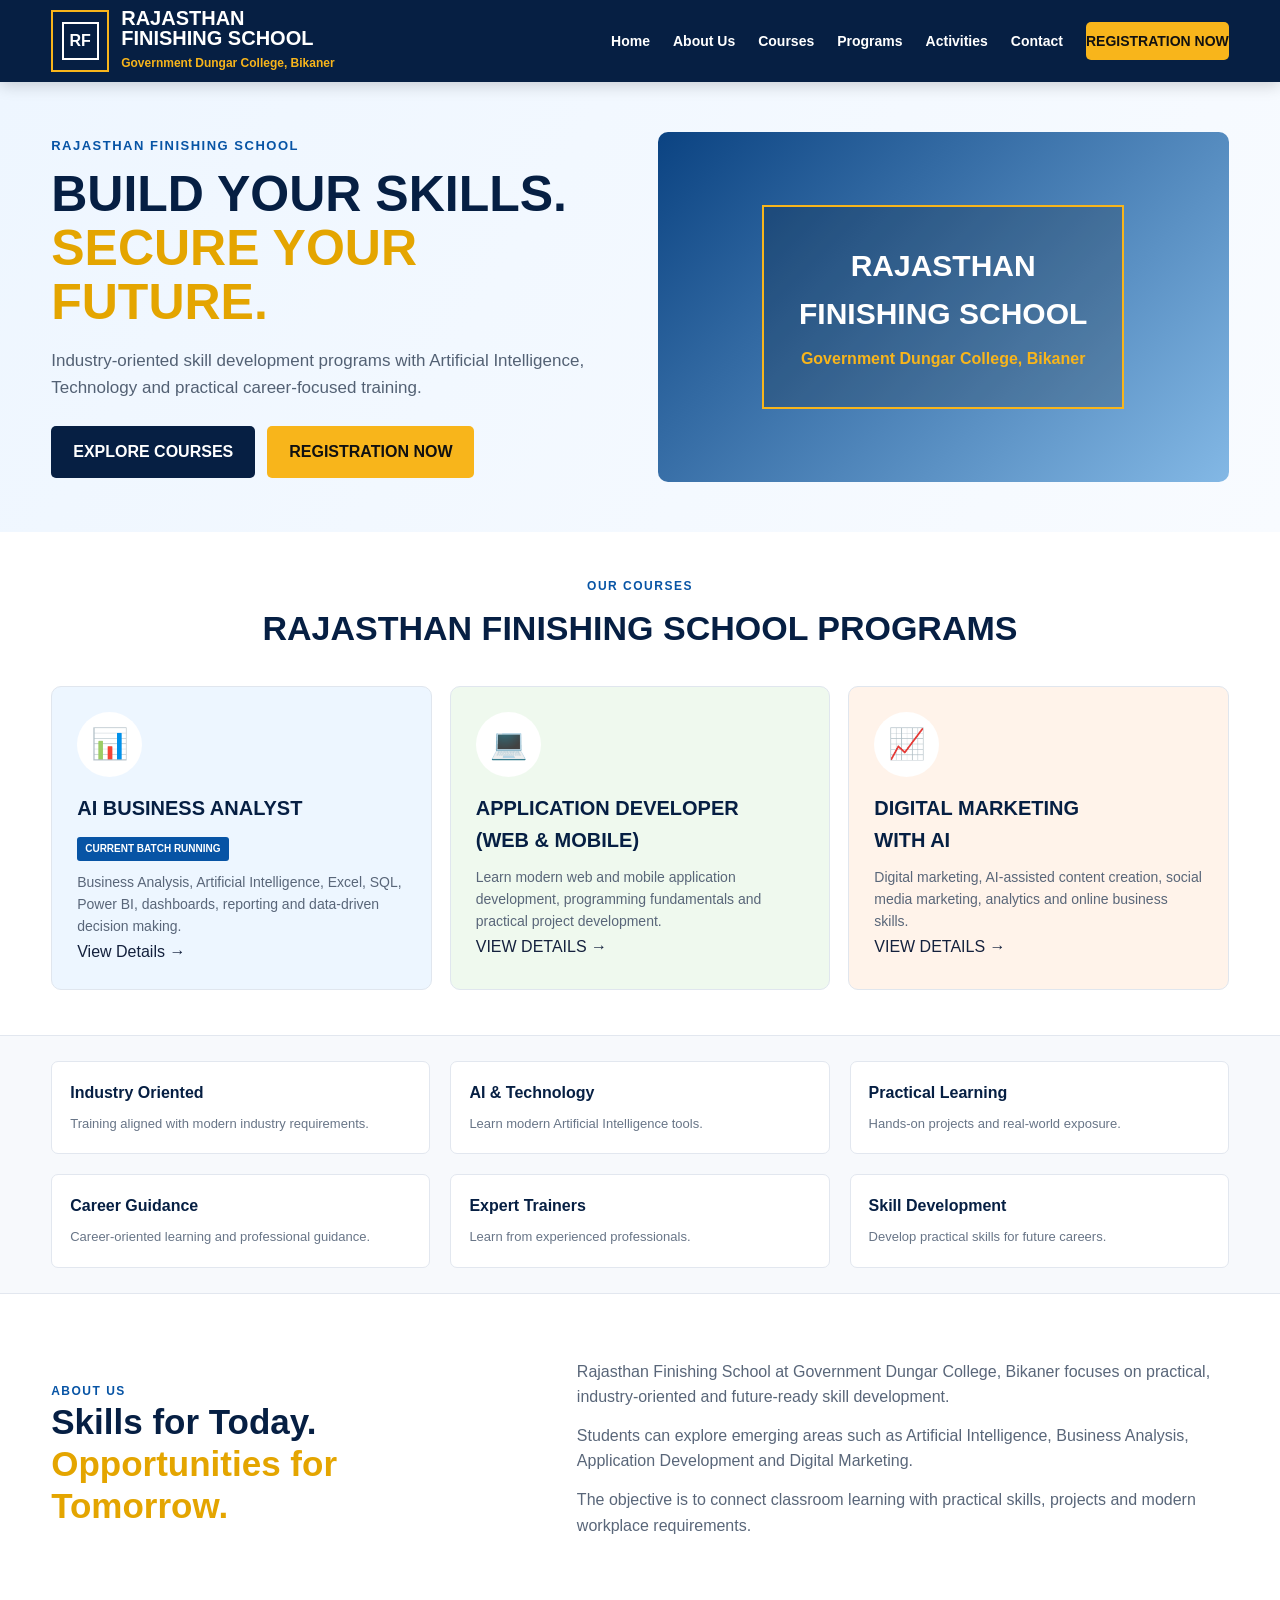
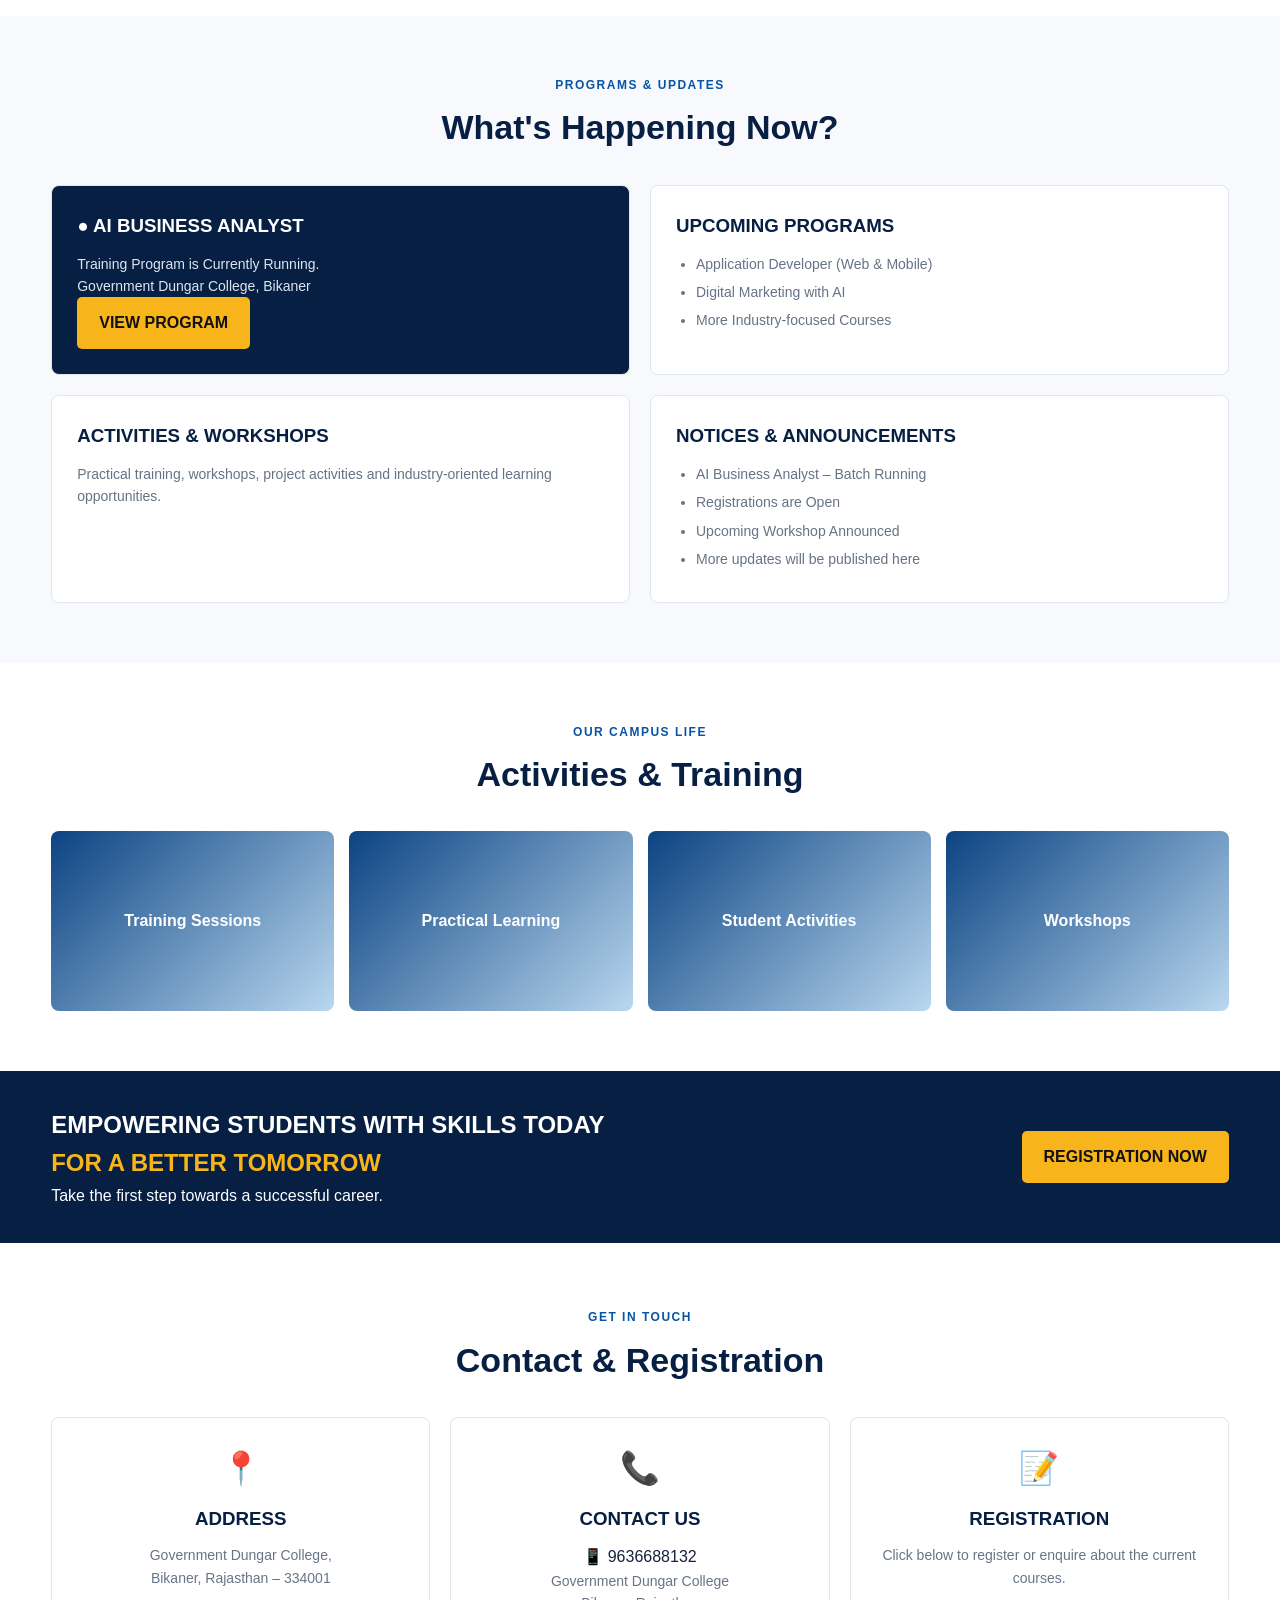
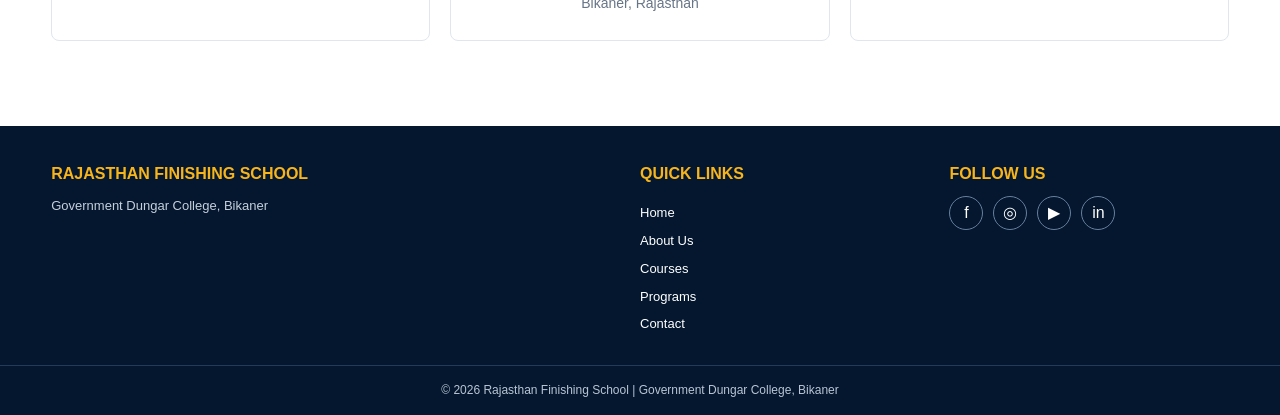
<file: index.html>
<!DOCTYPE html>
<html lang="en">
<head>
<meta charset="UTF-8">
<meta name="viewport" content="width=device-width, initial-scale=1.0">

<meta name="description" content="Rajasthan Finishing School, Government Dungar College, Bikaner">

<title>Rajasthan Finishing School | Government Dungar College, Bikaner</title>

<style>
*{
    box-sizing:border-box;
    margin:0;
    padding:0;
}

html{
    scroll-behavior:smooth;
    scroll-padding-top:90px;
}

body{
    font-family:Arial,Helvetica,sans-serif;
    color:#14213d;
    background:#ffffff;
    line-height:1.6;
}

a{
    text-decoration:none;
    color:inherit;
}

.container{
    width:min(1250px,92%);
    margin:auto;
}

/* HEADER */

.site-header{
    background:#061f43;
    color:#fff;
    position:sticky;
    top:0;
    z-index:1000;
    box-shadow:0 3px 15px rgba(0,0,0,.18);
}

.nav-wrap{
    min-height:82px;
    display:flex;
    align-items:center;
    justify-content:space-between;
    gap:25px;
}

.brand{
    display:flex;
    align-items:center;
    gap:12px;
}

.brand-logo{
    width:58px;
    height:62px;
    border:2px solid #f8b51b;
    display:grid;
    place-items:center;
    font-weight:900;
    color:#fff;
}

.brand-logo span{
    border:2px solid #fff;
    padding:4px 6px;
}

.brand-title{
    font-size:20px;
    line-height:1;
    font-weight:800;
}

.brand-subtitle{
    color:#f8b51b;
    font-size:12px;
    margin-top:6px;
    font-weight:bold;
}

.nav{
    display:flex;
    align-items:center;
    gap:23px;
}

.nav a{
    font-size:14px;
    font-weight:bold;
    padding:8px 0;
}

.nav a:hover{
    color:#f8b51b;
}

.nav-register{
    background:#f8b51b;
    color:#111!important;
    padding:11px 18px!important;
    border-radius:5px;
}

.menu-toggle{
    display:none;
    border:0;
    background:none;
    color:white;
    font-size:28px;
}

/* HERO */

.hero{
    background:linear-gradient(120deg,#eef6ff,#f8fbff);
}

.hero-grid{
    min-height:450px;
    display:grid;
    grid-template-columns:1fr 1fr;
    align-items:center;
    gap:35px;
}

.hero-copy{
    padding:45px 0;
}

.eyebrow{
    color:#0754a5;
    font-size:13px;
    font-weight:800;
    letter-spacing:1.5px;
}

.hero h1{
    font-size:50px;
    line-height:1.08;
    margin:10px 0 18px;
    color:#061f43;
}

.hero h1 span{
    color:#e4a500;
}

.hero-text{
    font-size:17px;
    color:#536174;
    max-width:620px;
    margin-bottom:25px;
}

.hero-actions{
    display:flex;
    gap:12px;
    flex-wrap:wrap;
}

.btn{
    display:inline-block;
    padding:13px 22px;
    border-radius:5px;
    font-weight:800;
}

.btn-dark{
    background:#061f43;
    color:#fff;
}

.btn-gold{
    background:#f8b51b;
    color:#111;
}

.hero-image{
    min-height:350px;
    border-radius:10px;
    background:
    linear-gradient(135deg,#0b4382,#83b8e5);
    display:flex;
    align-items:center;
    justify-content:center;
    color:white;
    text-align:center;
    padding:30px;
}

.hero-image-box{
    border:2px solid #f8b51b;
    padding:35px;
    background:rgba(0,0,0,.18);
}

.hero-image-box h2{
    font-size:30px;
}

.hero-image-box p{
    margin-top:8px;
    color:#f8b51b;
    font-weight:bold;
}

/* COURSES */

.course-section{
    padding:45px 0;
}

.section-heading{
    text-align:center;
    margin-bottom:30px;
}

.section-kicker{
    color:#0754a5;
    font-size:12px;
    letter-spacing:1.5px;
    font-weight:800;
}

.section-heading h2{
    color:#061f43;
    font-size:34px;
    margin-top:5px;
}

.course-grid{
    display:grid;
    grid-template-columns:repeat(3,1fr);
    gap:18px;
}

.course-card{
    border-radius:10px;
    padding:25px;
    min-height:285px;
    border:1px solid #e0e6ee;
    transition:.25s;
}

.course-card:hover{
    transform:translateY(-5px);
    box-shadow:0 12px 30px rgba(0,0,0,.1);
}

.blue-card{
    background:#edf6ff;
}

.green-card{
    background:#eff9ee;
}

.peach-card{
    background:#fff3ea;
} 
  .course-icon{
    width:65px;
    height:65px;
    border-radius:50%;
    background:#fff;
    display:grid;
    place-items:center;
    font-size:30px;
    margin-bottom:15px;
}

.course-card h3{
    color:#061f43;
    font-size:20px;
    margin-bottom:10px;
}

.course-card p{
    color:#596679;
    font-size:14px;
    min-height:68px;
}

.badge{
    display:inline-block;
    background:#0754a5;
    color:white;
    padding:4px 8px;
    border-radius:3px;
    font-size:10px;
    font-weight:bold;
    margin-bottom:10px;
}

.details-link{
    display:inline-block;
    margin-top:12px;
    color:#0754a5;
    font-weight:bold;
}

/* TRUST */

.trust{
    background:#f7f9fc;
    border-top:1px solid #e2e7ef;
    border-bottom:1px solid #e2e7ef;
    padding:25px 0;
}

.trust-grid{
    display:grid;
    grid-template-columns:repeat(3,1fr);
    gap:20px;
}

.trust-box{
    background:#fff;
    padding:18px;
    border-radius:7px;
    border:1px solid #e2e7ef;
}

.trust-box strong{
    display:block;
    color:#061f43;
    margin-bottom:4px;
}

.trust-box span{
    color:#687587;
    font-size:13px;
}

/* ABOUT */

.about{
    padding:65px 0;
}

.about-grid{
    display:grid;
    grid-template-columns:1fr 1.4fr;
    gap:60px;
    align-items:center;
}

.about h2{
    font-size:35px;
    color:#061f43;
    line-height:1.2;
}

.about h2 span{
    color:#e4a500;
}

.about-text p{
    margin-bottom:13px;
    color:#596679;
}

/* PROGRAMS */

.programs{
    padding:60px 0;
    background:#f7f9fc;
}

.program-grid{
    display:grid;
    grid-template-columns:repeat(2,1fr);
    gap:20px;
}

.program-box{
    background:white;
    border:1px solid #e0e6ee;
    border-radius:8px;
    padding:25px;
}

.current{
    background:#061f43;
    color:white;
}

.program-box h3{
    color:#061f43;
    margin-bottom:12px;
}

.current h3{
    color:white;
}

.program-box p,
.program-box li{
    font-size:14px;
    color:#667386;
}

.current p{
    color:#dce5f1;
}

.program-box ul{
    padding-left:20px;
}

.program-box li{
    margin:6px 0;
}

/* GALLERY */

.gallery{
    padding:60px 0;
}

.gallery-grid{
    display:grid;
    grid-template-columns:repeat(4,1fr);
    gap:15px;
}

.gallery-item{
    min-height:180px;
    border-radius:8px;
    background:linear-gradient(135deg,#0b4382,#b9d7ef);
    display:flex;
    align-items:center;
    justify-content:center;
    text-align:center;
    color:white;
    font-weight:bold;
    padding:20px;
}

/* CTA */

.cta{
    background:#061f43;
    color:white;
    padding:35px 0;
}

.cta-inner{
    display:flex;
    justify-content:space-between;
    align-items:center;
    gap:25px;
}

.cta h2{
    font-size:24px;
}

.cta h2 span{
    color:#f8b51b;
}

/* CONTACT */

.contact{
    padding:65px 0;
}

.contact-grid{
    display:grid;
    grid-template-columns:repeat(3,1fr);
    gap:20px;
}

.contact-card{
    text-align:center;
    border:1px solid #e0e6ee;
    border-radius:8px;
    padding:25px;
}

.contact-card h3{
    margin:10px 0;
    color:#061f43;
}

.contact-card p{
    color:#687587;
    font-size:14px;
}

/* FOOTER */

footer{
    background:#04172f;
    color:white;
    padding:35px 0 0;
}

.footer-grid{
    display:grid;
    grid-template-columns:2fr 1fr 1fr;
    gap:30px;
    padding-bottom:30px;
}

.footer-title{
    color:#f8b51b;
    margin-bottom:10px;
    font-weight:bold;
}

.footer-links{
    display:flex;
    flex-direction:column;
    gap:7px;
    font-size:13px;
}

.social{
    display:flex;
    gap:10px;
}

.social a{
    width:34px;
    height:34px;
    border:1px solid #66809e;
    border-radius:50%;
    display:grid;
    place-items:center;
}

.copyright{
    text-align:center;
    border-top:1px solid #233b58;
    padding:15px;
    font-size:12px;
    color:#b9c5d3;
}

/* MOBILE */

@media(max-width:1000px){

    .nav{
        gap:12px;
    }

    .nav a{
        font-size:12px;
    }

    .hero h1{
        font-size:40px;
    }

    .course-grid{
        grid-template-columns:1fr;
    }

    .trust-grid{
        grid-template-columns:repeat(2,1fr);
    }

} 
  @media(max-width:750px){

    .nav-wrap{
        min-height:75px;
    }

    .menu-toggle{
        display:block;
    }

    .nav{
        display:none;
        position:absolute;
        top:75px;
        left:0;
        right:0;
        background:#061f43;
        flex-direction:column;
        align-items:stretch;
        padding:15px 5%;
    }

    .nav.open{
        display:flex;
    }

    .nav a{
        padding:10px;
    }

    .hero-grid{
        grid-template-columns:1fr;
    }

    .hero-image{
        min-height:250px;
    }

    .hero h1{
        font-size:35px;
    }

    .about-grid{
        grid-template-columns:1fr;
        gap:25px;
    }

    .program-grid{
        grid-template-columns:1fr;
    }

    .gallery-grid{
        grid-template-columns:1fr 1fr;
    }

    .contact-grid{
        grid-template-columns:1fr;
    }

    .cta-inner{
        flex-direction:column;
        align-items:flex-start;
    }

    .footer-grid{
        grid-template-columns:1fr;
    }

}

@media(max-width:480px){

    .brand-title{
        font-size:15px;
    }

    .brand-subtitle{
        font-size:9px;
    }

    .brand-logo{
        width:45px;
        height:50px;
    }

    .hero h1{
        font-size:30px;
    }

    .trust-grid{
        grid-template-columns:1fr;
    }

    .gallery-grid{
        grid-template-columns:1fr;
    }

}
</style>
</head>

<body>

<header class="site-header">

<div class="container nav-wrap">

<a href="#home" class="brand">

<div class="brand-logo">
<span>RF</span>
</div>

<div>
<div class="brand-title">
RAJASTHAN<br>
FINISHING SCHOOL
</div>

<div class="brand-subtitle">
Government Dungar College, Bikaner
</div>
</div>

</a>

<button class="menu-toggle" id="menuToggle">☰</button>

<nav class="nav" id="mainNav">

<a href="#home">Home</a>
<a href="#about">About Us</a>
<a href="#courses">Courses</a>
<a href="#programs">Programs</a>
<a href="#activities">Activities</a>
<a href="#contact">Contact</a>

<a class="btn btn-gold"href="https://bigboosrr5-create.github.io/registration-form/">
REGISTRATION NOW
</a>

</nav>

</div>

</header>


<main>

<!-- HOME -->

<section class="hero" id="home">

<div class="container hero-grid">

<div class="hero-copy">

<p class="eyebrow">
RAJASTHAN FINISHING SCHOOL
</p>

<h1>
BUILD YOUR SKILLS.
<br>
<span>SECURE YOUR FUTURE.</span>
</h1>

<p class="hero-text">
Industry-oriented skill development programs with Artificial Intelligence,
Technology and practical career-focused training.
</p>

<div class="hero-actions">

<a class="btn btn-dark" href="#courses">
EXPLORE COURSES
</a>

<a class="btn btn-gold" href="https://bigboosrr5-create.github.io/registration-form/">
REGISTRATION NOW
</a>

</div>

</div>


<div class="hero-image">

<div class="hero-image-box">

<h2>
RAJASTHAN<br>
FINISHING SCHOOL
</h2>

<p>
Government Dungar College, Bikaner
</p>

</div>

</div>

</div>

</section>


<!-- COURSES -->

<section class="course-section" id="courses">

<div class="container">

<div class="section-heading">

<p class="section-kicker">
OUR COURSES
</p>

<h2>
RAJASTHAN FINISHING SCHOOL PROGRAMS
</h2>

</div>


<div class="course-grid">


<!-- COURSE 1 -->

<article class="course-card blue-card">

<div class="course-icon">
📊
</div>

<h3>
AI BUSINESS ANALYST
</h3>

<span class="badge">
CURRENT BATCH RUNNING
</span>

<p>
Business Analysis, Artificial Intelligence, Excel, SQL,
Power BI, dashboards, reporting and data-driven decision making.
</p>

<a href="ai-business-analyst.html">
    
    View Details →
</a>

</article>


<!-- COURSE 2 -->

<article class="course-card green-card">

<div class="course-icon">
💻
</div>

<h3>
APPLICATION DEVELOPER
<br>
(WEB & MOBILE)
</h3>

<p>
Learn modern web and mobile application development,
programming fundamentals and practical project development.
</p>

<a href="application-developer.html">

VIEW DETAILS →
</a>

</article>


<!-- COURSE 3 -->

<article class="course-card peach-card">

<div class="course-icon">
📈
</div>

<h3>
DIGITAL MARKETING
<br>
WITH AI
</h3>

<p>
Digital marketing, AI-assisted content creation,
social media marketing, analytics and online business skills.
</p> 
  <a 
href="digital marketing.html">

VIEW DETAILS →
</a>

</article>

</div>

</div>

</section>


<!-- TRUST -->

<section class="trust">

<div class="container trust-grid">

<div class="trust-box">
<strong>Industry Oriented</strong>
<span>Training aligned with modern industry requirements.</span>
</div>

<div class="trust-box">
<strong>AI & Technology</strong>
<span>Learn modern Artificial Intelligence tools.</span>
</div>

<div class="trust-box">
<strong>Practical Learning</strong>
<span>Hands-on projects and real-world exposure.</span>
</div>

<div class="trust-box">
<strong>Career Guidance</strong>
<span>Career-oriented learning and professional guidance.</span>
</div>

<div class="trust-box">
<strong>Expert Trainers</strong>
<span>Learn from experienced professionals.</span>
</div>

<div class="trust-box">
<strong>Skill Development</strong>
<span>Develop practical skills for future careers.</span>
</div>

</div>

</section>


<!-- ABOUT -->

<section class="about" id="about">

<div class="container about-grid">

<div>

<p class="section-kicker">
ABOUT US
</p>

<h2>
Skills for Today.
<br>
<span>Opportunities for Tomorrow.</span>
</h2>

</div>


<div class="about-text">

<p>
Rajasthan Finishing School at Government Dungar College,
Bikaner focuses on practical, industry-oriented and
future-ready skill development.
</p>

<p>
Students can explore emerging areas such as Artificial
Intelligence, Business Analysis, Application Development
and Digital Marketing.
</p>

<p>
The objective is to connect classroom learning with
practical skills, projects and modern workplace requirements.
</p>

</div>

</div>

</section>


<!-- PROGRAMS -->

<section class="programs" id="programs">

<div class="container">

<div class="section-heading">

<p class="section-kicker">
PROGRAMS & UPDATES
</p>

<h2>
What's Happening Now?
</h2>

</div>


<div class="program-grid">


<div class="program-box current">

<h3>
● AI BUSINESS ANALYST
</h3>

<p>
Training Program is Currently Running.
</p>

<p>
Government Dungar College, Bikaner
</p>

<a class="btn btn-gold"
href="course.html?course=business-analyst">
VIEW PROGRAM
</a>

</div>


<div class="program-box">

<h3>
UPCOMING PROGRAMS
</h3>

<ul>

<li>
Application Developer (Web & Mobile)
</li>

<li>
Digital Marketing with AI
</li>

<li>
More Industry-focused Courses
</li>

</ul>

</div>


<div class="program-box" id="activities">

<h3>
ACTIVITIES & WORKSHOPS
</h3>

<p>
Practical training, workshops, project activities
and industry-oriented learning opportunities.
</p>

</div>


<div class="program-box">

<h3>
NOTICES & ANNOUNCEMENTS
</h3>

<ul>

<li>
AI Business Analyst – Batch Running
</li>

<li>
Registrations are Open
</li>

<li>
Upcoming Workshop Announced
</li>

<li>
More updates will be published here
</li>

</ul>

</div>

</div>

</div>

</section>


<!-- GALLERY -->

<section class="gallery">

<div class="container">

<div class="section-heading">

<p class="section-kicker">
OUR CAMPUS LIFE
</p>

<h2>
Activities & Training
</h2>

</div>


<div class="gallery-grid">

<div class="gallery-item">
Training Sessions
</div>

<div class="gallery-item">
Practical Learning
</div>

<div class="gallery-item">
Student Activities
</div>

<div class="gallery-item">
Workshops
</div>

</div>

</div>

</section>


<!-- CTA -->

<section class="cta">

<div class="container cta-inner">

<div>

<h2>
EMPOWERING STUDENTS WITH SKILLS TODAY
<br>
<span>FOR A BETTER TOMORROW</span>
</h2>

<p>
Take the first step towards a successful career.
</p>

</div>

<a class="btn btn-gold" href="https://bigboosrr5-create.github.io/registration-form/">
REGISTRATION NOW
</a>

</div>

</section>


<!-- CONTACT -->

<section class="contact" id="contact">

<div class="container">

<div class="section-heading">

<p class="section-kicker">
GET IN TOUCH
</p>

<h2>
Contact & Registration
</h2>

</div>


<div class="contact-grid">


<div class="contact-card">

<div style="font-size:32px;">
📍
</div>

<h3>
ADDRESS
</h3>

<p>
Government Dungar College,
<br>
Bikaner, Rajasthan – 334001
</p>

</div>


<div class="contact-card"> 
  <div style="font-size:32px;">
📞
</div>

<h3>
CONTACT US
</h3>
<div class="phone">
📱 9636688132
</div>
<p>
Government Dungar College
<br>
Bikaner, Rajasthan
</p>

</div>


<div class="contact-card">

<div style="font-size:32px;">
📝
</div>

<h3>
REGISTRATION
</h3>

<p>
Click below to register or enquire
about the current courses.
</p>

<br>

<!-- अपना Google Form Link यहाँ डालें -->

<a href="https://bigboosrr5-create.github.io/registration-form/"
OPEN REGISTRATION FORM
</a>

</div>


</div>

</div>

</section>

</main>


<!-- FOOTER -->

<footer>

<div class="container footer-grid">

<div>

<div class="footer-title">
RAJASTHAN FINISHING SCHOOL
</div>

<p style="font-size:13px;color:#c6d0dc;">
Government Dungar College, Bikaner
</p>

</div>


<div>

<div class="footer-title">
QUICK LINKS
</div>

<div class="footer-links">

<a href="#home">Home</a>
<a href="#about">About Us</a>
<a href="#courses">Courses</a>
<a href="#programs">Programs</a>
<a href="#contact">Contact</a>

</div>

</div>


<div>

<div class="footer-title">
FOLLOW US
</div>

<div class="social">

<a href="#" aria-label="Facebook">
f
</a>

<a href="#" aria-label="Instagram">
◎
</a>

<a href="#" aria-label="YouTube">
▶
</a>

<a href="#" aria-label="LinkedIn">
in
</a>

</div>

</div>

</div>


<div class="copyright">

© 2026 Rajasthan Finishing School |
Government Dungar College, Bikaner

</div>

</footer>


<script>

const menuToggle =
document.getElementById("menuToggle");

const mainNav =
document.getElementById("mainNav");

menuToggle.addEventListener("click",function(){

mainNav.classList.toggle("open");

});


document.querySelectorAll(".nav a").forEach(function(link){

link.addEventListener("click",function(){

mainNav.classList.remove("open");

});

});

</script>

</body>
</html>
</file>
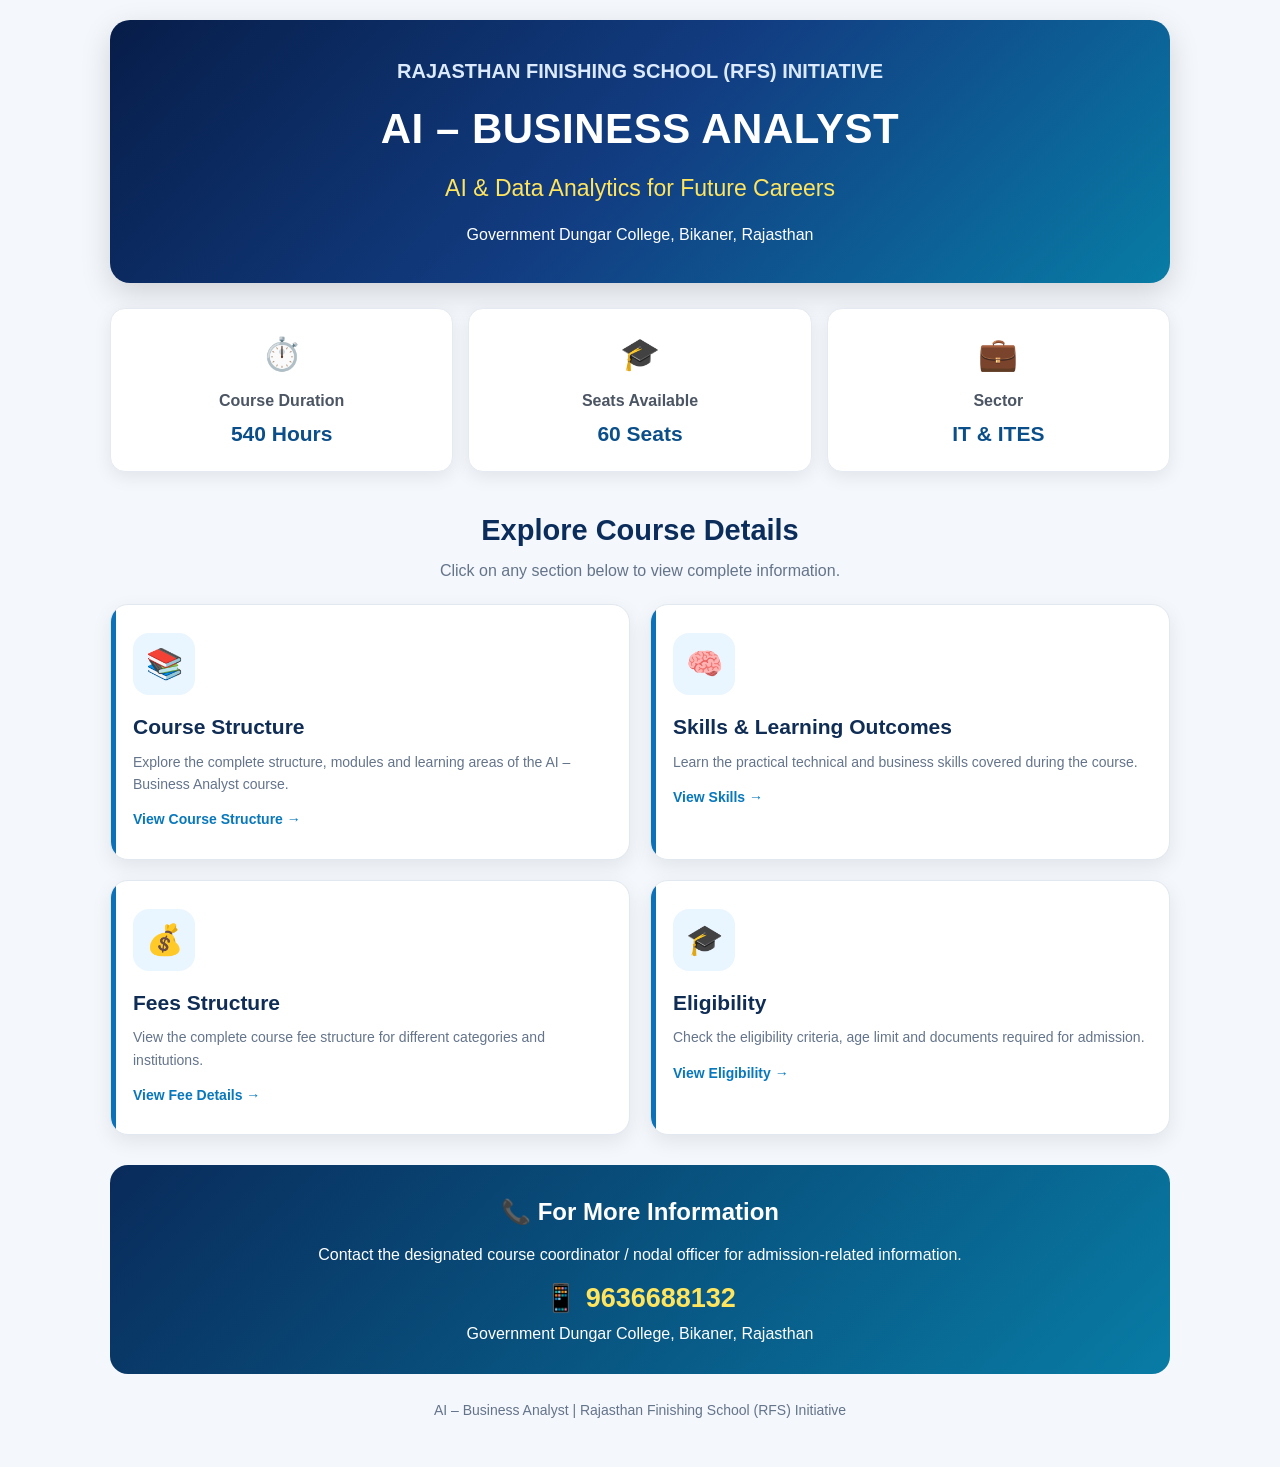
<file: ai-business-analyst.html>
<!DOCTYPE html>
<html lang="en">
<head>
<meta charset="UTF-8">
<meta name="viewport" content="width=device-width, initial-scale=1.0">

<title>AI – Business Analyst | Government Dungar College Bikaner</title>

<style>

*{
    margin:0;
    padding:0;
    box-sizing:border-box;
    font-family:Arial, Helvetica, sans-serif;
}

body{
    background:#f4f7fb;
    color:#17233c;
    line-height:1.6;
}

/* MAIN CONTAINER */

.container{
    max-width:1100px;
    margin:auto;
    padding:20px;
}

/* HEADER */

.hero{
    background:linear-gradient(135deg,#071d49,#123d82,#087ca5);
    color:white;
    border-radius:20px;
    padding:35px 25px;
    text-align:center;
    box-shadow:0 10px 30px rgba(0,0,0,.15);
    margin-bottom:25px;
}

.hero .college{
    font-size:20px;
    font-weight:bold;
    margin-bottom:8px;
    color:#dbeafe;
}

.hero h1{
    font-size:42px;
    margin:8px 0;
    letter-spacing:.5px;
}

.hero h2{
    font-size:23px;
    font-weight:500;
    color:#ffe45e;
}

.hero p{
    margin-top:15px;
    font-size:16px;
}

/* COURSE INFO */

.info-row{
    display:grid;
    grid-template-columns:repeat(3,1fr);
    gap:15px;
    margin:25px 0;
}

.info-box{
    background:white;
    border-radius:15px;
    padding:20px;
    text-align:center;
    box-shadow:0 5px 18px rgba(0,0,0,.08);
    border:1px solid #e5eaf2;
}

.info-icon{
    font-size:32px;
    margin-bottom:8px;
}

.info-box h3{
    font-size:16px;
    color:#4b5563;
}

.info-box strong{
    display:block;
    font-size:21px;
    color:#0b4f8a;
    margin-top:4px;
}

/* SECTION TITLE */

.section-title{
    text-align:center;
    margin:35px 0 20px;
}

.section-title h2{
    font-size:29px;
    color:#0b2d5c;
}

.section-title p{
    color:#64748b;
    margin-top:5px;
}

/* FOUR CARDS */

.cards{
    display:grid;
    grid-template-columns:repeat(2,1fr);
    gap:20px;
}

.card{
    background:white;
    border-radius:18px;
    padding:28px 22px;
    cursor:pointer;
    border:1px solid #e1e8f0;
    box-shadow:0 7px 20px rgba(0,0,0,.08);
    transition:.3s;
    position:relative;
    overflow:hidden;
}

.card:hover{
    transform:translateY(-6px);
    box-shadow:0 15px 30px rgba(0,0,0,.13);
}

.card::before{
    content:"";
    position:absolute;
    left:0;
    top:0;
    width:5px;
    height:100%;
    background:#0b72b9;
}

.card-icon{
    width:62px;
    height:62px;
    border-radius:16px;
    display:flex;
    align-items:center;
    justify-content:center;
    font-size:30px;
    background:#e9f5ff;
    margin-bottom:15px;
}

.card h3{
    color:#102d56;
    font-size:21px;
    margin-bottom:7px;
}

.card p{
    color:#64748b;
    font-size:14px;
}

.click-text{
    margin-top:13px;
    color:#0878bd;
    font-weight:bold;
    font-size:14px;
}

/* DETAILS */

.detail-section{
    background:white;
    border-radius:18px;
    padding:30px;
    margin-top:25px;
    box-shadow:0 7px 25px rgba(0,0,0,.08);
    display:none;
    animation:fadeIn .35s ease;
}

.detail-section.active{
    display:block;
}

@keyframes fadeIn{
    from{
        opacity:0;
        transform:translateY(10px);
    }
    to{
        opacity:1;
        transform:translateY(0);
    }
}

.detail-section h2{
    color:#0a3770;
    margin-bottom:20px;
    font-size:27px;
}

.detail-section h3{
    color:#123f76;
    margin:20px 0 10px;
}

/* LIST */

.list{
    list-style:none;
}

.list li{
    padding:11px 0;
    border-bottom:1px solid #edf1f5;
    position:relative;
    padding-left:30px;
}

.list li::before{
    content:"✓";
    position:absolute;
    left:0;
    top:10px;
    width:21px;
    height:21px;
    border-radius:50%;
    background:#0c8a55;
    color:white;
    font-size:13px;
    display:flex;
    align-items:center;
    justify-content:center;
    font-weight:bold;
}

/* COURSE STRUCTURE */

.structure-grid{
    display:grid;
    grid-template-columns:repeat(2,1fr);
    gap:15px;
}

.structure-box{
    border:1px solid #e2e8f0;
    padding:18px;
    border-radius:13px;
    background:#f8fafc;
}

.structure-box h4{
    color:#0a4f8b;
    margin-bottom:7px;
}

/* FEES */ .fees-table{
    width:100%;
    border-collapse:collapse;
    margin-top:15px;
    overflow:hidden;
    border-radius:10px;
}

.fees-table th{
    background:#0b3971;
    color:white;
    padding:14px 10px;
    text-align:center;
}

.fees-table td{
    padding:13px 10px;
    text-align:center;
    border:1px solid #e2e8f0;
}

.fees-table tr:nth-child(even){
    background:#f8fafc;
}

.price{
    font-weight:bold;
    color:#0b7a4b;
    font-size:17px;
}

/* NOTE */

.note{
    background:#fff8df;
    border-left:5px solid #f3b400;
    padding:15px;
    border-radius:8px;
    margin-top:20px;
}

/* ELIGIBILITY */

.eligibility-grid{
    display:grid;
    grid-template-columns:repeat(2,1fr);
    gap:15px;
}

.eligibility-box{
    background:#f8fafc;
    border:1px solid #e4eaf1;
    padding:18px;
    border-radius:13px;
}

.eligibility-box h4{
    color:#0b4e88;
    margin-bottom:8px;
}

/* CONTACT */

.contact{
    margin-top:30px;
    background:linear-gradient(135deg,#092b5b,#087ca5);
    color:white;
    padding:28px;
    border-radius:18px;
    text-align:center;
}

.contact h2{
    margin-bottom:10px;
}

.phone{
    font-size:27px;
    font-weight:bold;
    color:#ffe45e;
    margin-top:10px;
}

/* FOOTER */

footer{
    text-align:center;
    padding:25px 10px;
    color:#64748b;
    font-size:14px;
}

/* MOBILE */

@media(max-width:700px){

    .hero h1{
        font-size:30px;
    }

    .hero h2{
        font-size:18px;
    }

    .info-row{
        grid-template-columns:1fr;
    }

    .cards{
        grid-template-columns:1fr;
    }

    .structure-grid,
    .eligibility-grid{
        grid-template-columns:1fr;
    }

    .detail-section{
        padding:20px 16px;
    }

    .fees-table{
        font-size:12px;
    }

    .fees-table th,
    .fees-table td{
        padding:9px 5px;
    }
}

</style>
</head>


<body>

<div class="container">

<!-- HERO -->

<section class="hero">

<div class="college">
RAJASTHAN FINISHING SCHOOL (RFS) INITIATIVE
</div>

<h1>AI – BUSINESS ANALYST</h1>

<h2>AI & Data Analytics for Future Careers</h2>

<p>
Government Dungar College, Bikaner, Rajasthan
</p>

</section>


<!-- COURSE QUICK INFORMATION -->

<div class="info-row">

<div class="info-box">
<div class="info-icon">⏱️</div>
<h3>Course Duration</h3>
<strong>540 Hours</strong>
</div>

<div class="info-box">
<div class="info-icon">🎓</div>
<h3>Seats Available</h3>
<strong>60 Seats</strong>
</div>

<div class="info-box">
<div class="info-icon">💼</div>
<h3>Sector</h3>
<strong>IT & ITES</strong>
</div>

</div>


<!-- FOUR MAIN OPTIONS -->

<div class="section-title">

<h2>Explore Course Details</h2>

<p>
Click on any section below to view complete information.
</p>

</div>


<div class="cards">


<!-- COURSE STRUCTURE -->

<div class="card" onclick="showSection('structure')">

<div class="card-icon">
📚
</div>

<h3>Course Structure</h3>

<p>
Explore the complete structure, modules and learning areas of the AI – Business Analyst course.
</p>

<div class="click-text">
View Course Structure →
</div>

</div>


<!-- SKILLS -->

<div class="card" onclick="showSection('skills')">

<div class="card-icon">
🧠
</div>

<h3>Skills & Learning Outcomes</h3>

<p>
Learn the practical technical and business skills covered during the course.
</p>

<div class="click-text">
View Skills →
</div>

</div>


<!-- FEES -->

<div class="card" onclick="showSection('fees')">

<div class="card-icon">
💰
</div>

<h3>Fees Structure</h3>

<p>
View the complete course fee structure for different categories and institutions.
</p>

<div class="click-text">
View Fee Details →
</div>

</div>


<!-- ELIGIBILITY -->

<div class="card" onclick="showSection('eligibility')">

<div class="card-icon">
🎓
</div>

<h3>Eligibility</h3>

<p>
Check the eligibility criteria, age limit and documents required for admission.
</p>

<div class="click-text">
View Eligibility →
</div>

</div>

</div>



<!-- COURSE STRUCTURE DETAIL -->

<section id="structure" class="detail-section">

<h2>📚 Course Structure</h2>
    <p>
The AI – Business Analyst programme is designed to provide practical knowledge of Business Analysis, Artificial Intelligence, Data Analytics and modern digital tools.
</p>


<div class="structure-grid">

<div class="structure-box">

<h4>📊 Business Analysis Fundamentals</h4>

<p>
Introduction to Business Analysis, business processes, problem identification, stakeholder analysis and business decision-making.
</p>

</div>


<div class="structure-box">

<h4>🤖 Artificial Intelligence</h4>

<p>
Fundamentals of Artificial Intelligence, AI applications in business, AI-assisted decision making and emerging AI technologies.
</p>

</div>


<div class="structure-box">

<h4>🗄️ SQL & Data Management</h4>

<p>
Database concepts, SQL fundamentals, querying data, filtering, sorting, aggregation and extracting useful business information.
</p>

</div>


<div class="structure-box">

<h4>📈 Advanced Excel</h4>

<p>
Advanced formulas, data analysis, data cleaning, lookup functions, pivot tables and business reporting using Excel.
</p>

</div>


<div class="structure-box">

<h4>📊 Power BI</h4>

<p>
Data visualization, dashboards, reports, business intelligence and presenting data-driven insights.
</p>

</div>


<div class="structure-box">

<h4>📄 Business Requirement Documentation</h4>

<p>
Requirement gathering, requirement analysis, documentation, process mapping and preparing business requirement documents.
</p>

</div>


<div class="structure-box">

<h4>📱 Dashboard & Reporting</h4>

<p>
Creating professional dashboards, reports and visual presentations for business decision-making.
</p>

</div>


<div class="structure-box">

<h4>💼 Case Studies & Project Work</h4>

<p>
Practical case studies, real-world business problems, project-based learning and industry-oriented assignments.
</p>

</div>

</div>

</section>



<!-- SKILLS DETAIL -->

<section id="skills" class="detail-section">

<h2>🧠 Skills & Learning Outcomes</h2>

<p>
After completing the programme, learners will develop practical skills required for entry-level Business Analyst and data-oriented roles.
</p>


<ul class="list">

<li>Business Analysis Fundamentals</li>

<li>Understanding of Artificial Intelligence and its business applications</li>

<li>Data Analysis and Interpretation</li>

<li>Advanced Microsoft Excel</li>

<li>SQL and Database Querying</li>

<li>Power BI and Data Visualization</li>

<li>Business Dashboard Development</li>

<li>Business Requirement Documentation</li>

<li>Problem Solving and Analytical Thinking</li>

<li>Case Study Analysis</li>

<li>Project Documentation and Reporting</li>

<li>Presentation and Business Communication</li>

<li>Practical Training and Project Work</li>

</ul>


<h3>🚀 Career-Oriented Learning</h3>

<p>
The programme focuses on practical and industry-oriented skills that can support learners in building careers in Business Analysis, Data Analytics, Business Intelligence and related IT/ITES roles.
</p>

</section>



<!-- FEES DETAIL -->

<section id="fees" class="detail-section">

<h2>💰 Fees Structure</h2>

<p>
The following fee structure is based on the course information provided for the AI – Business Analyst programme.
</p>


<table class="fees-table">

<tr>

<th>Institution Type</th>

<th>Category</th>

<th>Course Fee</th>

</tr>


<tr>

<td rowspan="2">
Government College / State-Funded University
</td>

<td>
General Category (Male)
</td>

<td class="price">
₹4,536
</td>

</tr>


<tr>

<td>
SC / ST / OBC / MBC / EWS / Female
</td>

<td class="price">
₹2,268
</td>

</tr>


<tr>

<td rowspan="2">
Private College
</td>

<td>
General Category (Male)
</td>

<td class="price">
₹11,340
</td>

</tr>


<tr>

<td>
SC / ST / OBC / MBC / EWS / Female
</td>

<td class="price">
₹5,670
</td>

</tr>

</table>


<div class="note">

<strong>Important:</strong>

The above fees are shown as course fees (Non-Refundable) according to the provided course information. Applicants should confirm the applicable fee at the time of admission.

</div>

</section>



<!-- ELIGIBILITY DETAIL -->

<section id="eligibility" class="detail-section"> 
    <h2>🎓 Eligibility</h2>

<p>
Candidates meeting the following eligibility conditions can apply for the AI – Business Analyst programme.
</p>


<div class="eligibility-grid">


<div class="eligibility-box">

<h4>🎓 Educational Eligibility</h4>

<p>
Students studying in or graduating from Government and Private Colleges and State-Funded Universities may apply, subject to the applicable course admission guidelines.
</p>

</div>


<div class="eligibility-box">

<h4>📚 Student Categories</h4>

<p>
Pass-out students and students studying in UG/PG Final Year and Semester-IV may apply, as applicable under the programme guidelines.
</p>

</div>


<div class="eligibility-box">

<h4>🎂 Age Limit</h4>

<p>
Minimum age: <strong>18 Years</strong><br>
Maximum age: <strong>35 Years</strong>
</p>

</div>


<div class="eligibility-box">

<h4>🏫 Eligible Institutions</h4>

<p>
Students from Government Colleges, Private Colleges and eligible State-Funded Universities can apply according to the applicable guidelines.
</p>

</div>

</div>


<h3>📄 Documents Required</h3>

<ul class="list">

<li>10th Marksheet</li>

<li>12th Marksheet</li>

<li>Aadhaar Card</li>

<li>SC / ST / OBC / EWS Certificate, if applicable</li>

<li>College ID</li>

<li>Educational qualification documents</li>

</ul>


<div class="note">

<strong>Note:</strong>
Eligibility and admission requirements may be subject to the official programme guidelines and verification of documents.

</div>

</section>



<!-- CONTACT -->

<section class="contact">

<h2>📞 For More Information</h2>

<p>
Contact the designated course coordinator / nodal officer for admission-related information.
</p>

<div class="phone">
📱 9636688132
</div>

<p>
Government Dungar College, Bikaner, Rajasthan
</p>

</section>


<footer>

AI – Business Analyst | Rajasthan Finishing School (RFS) Initiative

</footer>

</div>


<script>

/* SHOW / HIDE COURSE DETAILS */

function showSection(sectionId){

    const sections = document.querySelectorAll('.detail-section');

    sections.forEach(function(section){
        section.classList.remove('active');
    });

    const selected = document.getElementById(sectionId);

    selected.classList.add('active');

    setTimeout(function(){

        selected.scrollIntoView({
            behavior:'smooth',
            block:'start'
        });

    },100);

}

</script>

</body>
</html>
</file>
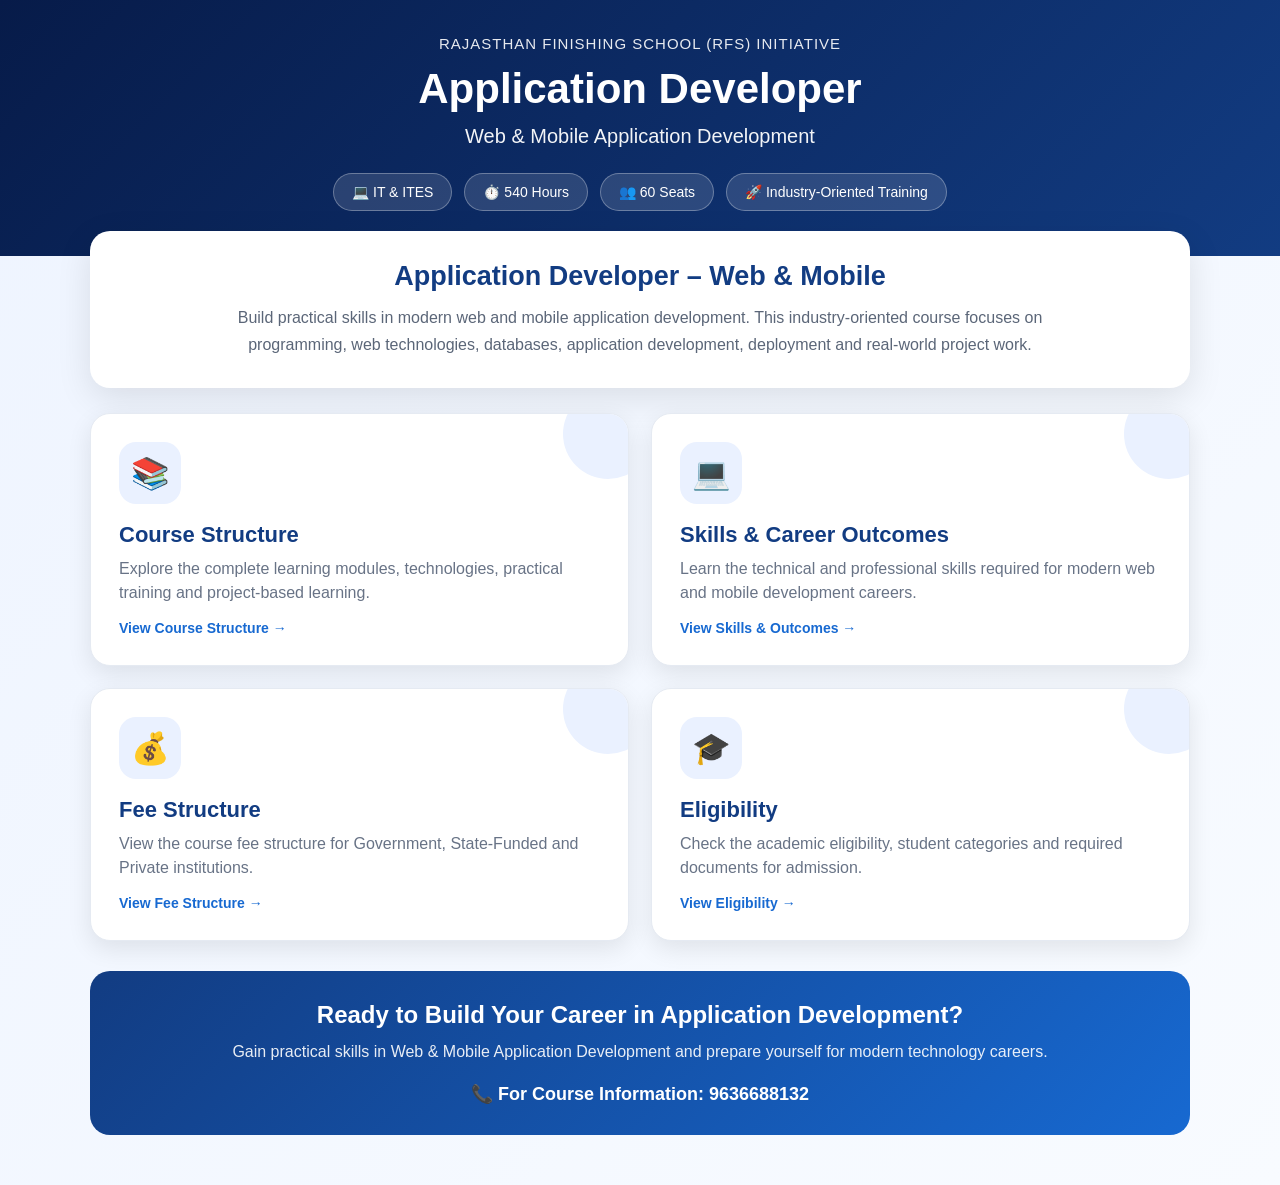
<file: application-developer.html>
<!DOCTYPE html>
<html lang="en">
<head>
<meta charset="UTF-8">
<meta name="viewport" content="width=device-width, initial-scale=1.0">

<title>Application Developer (Web & Mobile) | Rajasthan Finishing School</title>

<style>

*{
    margin:0;
    padding:0;
    box-sizing:border-box;
    font-family:Arial, Helvetica, sans-serif;
}

body{
    background:linear-gradient(135deg,#eef4ff,#f8fbff);
    color:#17233c;
    min-height:100vh;
}

/* TOP HEADER */

.header{
    background:linear-gradient(135deg,#071b49,#123c82);
    color:white;
    text-align:center;
    padding:35px 20px 45px;
}

.header small{
    font-size:15px;
    letter-spacing:1px;
    opacity:.9;
}

.header h1{
    font-size:42px;
    margin:12px 0;
    font-weight:800;
}

.header h2{
    font-size:20px;
    font-weight:400;
    opacity:.95;
}

.badges{
    display:flex;
    justify-content:center;
    flex-wrap:wrap;
    gap:12px;
    margin-top:25px;
}

.badge{
    background:rgba(255,255,255,.13);
    border:1px solid rgba(255,255,255,.3);
    padding:10px 18px;
    border-radius:30px;
    font-size:14px;
}

/* MAIN */

.container{
    width:92%;
    max-width:1100px;
    margin:-25px auto 50px;
}

/* COURSE INTRO */

.intro{
    background:white;
    border-radius:20px;
    padding:30px;
    box-shadow:0 10px 35px rgba(0,0,0,.10);
    margin-bottom:25px;
    text-align:center;
}

.intro h3{
    font-size:27px;
    color:#123c82;
    margin-bottom:12px;
}

.intro p{
    color:#5b6678;
    line-height:1.7;
    max-width:850px;
    margin:auto;
}

/* CARDS */

.cards{
    display:grid;
    grid-template-columns:repeat(2,1fr);
    gap:22px;
}

.card{
    background:white;
    border-radius:20px;
    padding:28px;
    min-height:220px;
    box-shadow:0 8px 25px rgba(0,0,0,.09);
    border:1px solid #e5eaf2;
    cursor:pointer;
    transition:.3s;
    position:relative;
    overflow:hidden;
}

.card:hover{
    transform:translateY(-6px);
    box-shadow:0 15px 35px rgba(0,0,0,.15);
}

.card::before{
    content:"";
    position:absolute;
    width:90px;
    height:90px;
    border-radius:50%;
    background:#eaf1ff;
    right:-25px;
    top:-25px;
}

.icon{
    width:62px;
    height:62px;
    border-radius:17px;
    display:flex;
    align-items:center;
    justify-content:center;
    font-size:31px;
    margin-bottom:18px;
    background:#eaf1ff;
}

.card h3{
    font-size:22px;
    color:#123c82;
    margin-bottom:9px;
}

.card p{
    color:#687386;
    line-height:1.5;
}

.click{
    display:inline-block;
    margin-top:15px;
    color:#1769d1;
    font-weight:bold;
    font-size:14px;
}

/* DETAIL SECTION */

.details{
    margin-top:30px;
}

.detail-box{
    display:none;
    background:white;
    border-radius:20px;
    padding:32px;
    margin-bottom:25px;
    box-shadow:0 10px 35px rgba(0,0,0,.10);
    animation:fadeIn .35s ease;
}

.detail-box.active{
    display:block;
}

@keyframes fadeIn{
    from{
        opacity:0;
        transform:translateY(10px);
    }
    to{
        opacity:1;
        transform:translateY(0);
    }
}

.detail-title{
    display:flex;
    align-items:center;
    gap:15px;
    margin-bottom:25px;
}

.detail-title .big-icon{
    width:55px;
    height:55px;
    border-radius:15px;
    background:#eaf1ff;
    display:flex;
    justify-content:center;
    align-items:center;
    font-size:28px;
}

.detail-title h2{
    color:#123c82;
    font-size:27px;
}

.section{
    margin-top:25px;
}

.section h4{
    color:#173f7c;
    font-size:19px;
    margin-bottom:13px;
    border-left:5px solid #1769d1;
    padding-left:10px;
}

.list{
    list-style:none;
}

.list li{
    padding:11px 10px;
    border-bottom:1px solid #edf0f5;
    line-height:1.5;
}

.list li::before{
    content:"✓";
    color:#138a4b;
    font-weight:bold;
    margin-right:10px;
}

/* COURSE STRUCTURE */

.module-grid{
    display:grid;
    grid-template-columns:repeat(2,1fr);
    gap:14px;
}

.module{
    background:#f7faff;
    border:1px solid #dfe8f7;
    padding:18px;
    border-radius:13px;
} 
  .module strong{
    display:block;
    color:#123c82;
    margin-bottom:7px;
}

.module span{
    color:#647084;
    font-size:14px;
    line-height:1.5;
}

/* SKILLS */

.skills{
    display:flex;
    flex-wrap:wrap;
    gap:10px;
}

.skill{
    background:#eef5ff;
    border:1px solid #d5e4fa;
    color:#17447e;
    padding:10px 15px;
    border-radius:25px;
    font-size:14px;
    font-weight:600;
}

/* FEES */

.fee-table{
    width:100%;
    border-collapse:collapse;
    margin-top:15px;
    overflow:hidden;
    border-radius:12px;
}

.fee-table th{
    background:#123c82;
    color:white;
    padding:14px;
    text-align:center;
}

.fee-table td{
    padding:14px;
    border:1px solid #e2e7ef;
    text-align:center;
}

.fee-table tr:nth-child(even){
    background:#f7faff;
}

.note{
    margin-top:15px;
    padding:15px;
    background:#fff8e6;
    border-left:5px solid #f0ae00;
    border-radius:8px;
    color:#65521e;
    line-height:1.6;
}

/* ELIGIBILITY */

.eligibility{
    display:grid;
    grid-template-columns:repeat(2,1fr);
    gap:15px;
}

.eligibility-item{
    background:#f8fbff;
    border:1px solid #e1e8f3;
    padding:18px;
    border-radius:13px;
}

.eligibility-item strong{
    display:block;
    color:#123c82;
    margin-bottom:7px;
}

/* CTA */

.cta{
    margin-top:25px;
    background:linear-gradient(135deg,#123c82,#1769d1);
    color:white;
    text-align:center;
    padding:30px;
    border-radius:20px;
}

.cta h2{
    margin-bottom:10px;
}

.cta p{
    opacity:.9;
    line-height:1.6;
}

.contact{
    margin-top:18px;
    font-size:18px;
    font-weight:bold;
}

/* BACK BUTTON */

.back{
    display:inline-block;
    margin-top:20px;
    padding:10px 18px;
    border-radius:25px;
    background:#edf3fc;
    color:#123c82;
    cursor:pointer;
    font-weight:bold;
}

/* MOBILE */

@media(max-width:750px){

    .header h1{
        font-size:30px;
    }

    .header h2{
        font-size:16px;
    }

    .cards{
        grid-template-columns:1fr;
    }

    .module-grid{
        grid-template-columns:1fr;
    }

    .eligibility{
        grid-template-columns:1fr;
    }

    .detail-box{
        padding:22px;
    }

    .fee-table{
        font-size:13px;
    }

    .fee-table th,
    .fee-table td{
        padding:9px 5px;
    }
}

</style>
</head>

<body>

<!-- HEADER -->

<header class="header">

    <small>RAJASTHAN FINISHING SCHOOL (RFS) INITIATIVE</small>

    <h1>Application Developer</h1>

    <h2>Web & Mobile Application Development</h2>

    <div class="badges">
        <div class="badge">💻 IT & ITES</div>
        <div class="badge">⏱️ 540 Hours</div>
        <div class="badge">👥 60 Seats</div>
        <div class="badge">🚀 Industry-Oriented Training</div>
    </div>

</header>


<main class="container">

<!-- INTRO -->

<section class="intro">

    <h3>Application Developer – Web & Mobile</h3>

    <p>
        Build practical skills in modern web and mobile application development.
        This industry-oriented course focuses on programming, web technologies,
        databases, application development, deployment and real-world project work.
    </p>

</section>


<!-- FOUR MAIN CARDS -->

<section class="cards">

    <!-- COURSE STRUCTURE -->

    <div class="card" onclick="openDetail('structure')">

        <div class="icon">📚</div>

        <h3>Course Structure</h3>

        <p>
            Explore the complete learning modules, technologies,
            practical training and project-based learning.
        </p>

        <span class="click">View Course Structure →</span>

    </div>


    <!-- SKILLS -->

    <div class="card" onclick="openDetail('skills')">

        <div class="icon">💻</div>

        <h3>Skills & Career Outcomes</h3>

        <p>
            Learn the technical and professional skills required
            for modern web and mobile development careers.
        </p>

        <span class="click">View Skills & Outcomes →</span>

    </div>


    <!-- FEES -->

    <div class="card" onclick="openDetail('fees')">

        <div class="icon">💰</div>  
      <h3>Fee Structure</h3>

        <p>
            View the course fee structure for Government,
            State-Funded and Private institutions.
        </p>

        <span class="click">View Fee Structure →</span>

    </div>


    <!-- ELIGIBILITY -->

    <div class="card" onclick="openDetail('eligibility')">

        <div class="icon">🎓</div>

        <h3>Eligibility</h3>

        <p>
            Check the academic eligibility, student categories
            and required documents for admission.
        </p>

        <span class="click">View Eligibility →</span>

    </div>

</section>


<!-- DETAILS -->

<section class="details">


<!-- COURSE STRUCTURE -->

<div id="structure" class="detail-box">

    <div class="detail-title">

        <div class="big-icon">📚</div>

        <h2>Course Structure</h2>

    </div>


    <div class="section">

        <h4>Core Learning Modules</h4>

        <div class="module-grid">

            <div class="module">
                <strong>🌐 Web Development Fundamentals</strong>
                <span>
                    HTML, CSS, responsive layouts, web page structure
                    and modern web development concepts.
                </span>
            </div>

            <div class="module">
                <strong>⚙️ Programming Fundamentals</strong>
                <span>
                    Programming logic, variables, functions, conditions,
                    loops, arrays and object-oriented concepts.
                </span>
            </div>

            <div class="module">
                <strong>🖥️ Front-End Development</strong>
                <span>
                    User interface development, responsive design,
                    JavaScript and interactive web applications.
                </span>
            </div>

            <div class="module">
                <strong>🔧 Back-End Development</strong>
                <span>
                    Server-side concepts, APIs, application logic
                    and database connectivity.
                </span>
            </div>

            <div class="module">
                <strong>🗄️ Database & SQL</strong>
                <span>
                    Database concepts, SQL queries, data management
                    and application database integration.
                </span>
            </div>

            <div class="module">
                <strong>📱 Mobile Application Development</strong>
                <span>
                    Mobile application concepts, UI design,
                    application development and testing.
                </span>
            </div>

            <div class="module">
                <strong>🔗 API & Application Integration</strong>
                <span>
                    REST APIs, data exchange, third-party services
                    and application integration.
                </span>
            </div>

            <div class="module">
                <strong>🚀 Project Development</strong>
                <span>
                    Practical project work, deployment, documentation
                    and presentation of a complete application.
                </span>
            </div>

        </div>

    </div>


    <div class="section">

        <h4>Practical Training</h4>

        <ul class="list">

            <li>Hands-on coding exercises</li>
            <li>Web application development</li>
            <li>Mobile application development</li>
            <li>Database-based projects</li>
            <li>Real-world project assignments</li>
            <li>Project documentation and presentation</li>
            <li>Industry-oriented practical training</li>

        </ul>

    </div>

    <div class="back" onclick="closeDetails()">← Back to Course Details</div>

</div>



<!-- SKILLS -->

<div id="skills" class="detail-box">

    <div class="detail-title">

        <div class="big-icon">💻</div>

        <h2>Skills & Career Outcomes</h2>

    </div>


    <div class="section">

          <h4>Technical Skills</h4>  
      <div class="skills">

            <div class="skill">HTML & CSS</div>
            <div class="skill">JavaScript</div>
            <div class="skill">Responsive Web Design</div>
            <div class="skill">Front-End Development</div>
            <div class="skill">Back-End Development</div>
            <div class="skill">SQL & Databases</div>
            <div class="skill">API Development</div>
            <div class="skill">Web Applications</div>
            <div class="skill">Mobile Applications</div>
            <div class="skill">Git & Version Control</div>
            <div class="skill">Testing & Debugging</div>
            <div class="skill">Application Deployment</div>

        </div>

    </div>


    <div class="section">

        <h4>Career-Oriented Outcomes</h4>

        <ul class="list">

            <li>Junior Web Developer</li>
            <li>Front-End Developer</li>
            <li>Back-End Developer</li>
            <li>Full Stack Developer</li>
            <li>Mobile Application Developer</li>
            <li>Web Application Developer</li>
            <li>Software Development Trainee</li>
            <li>Application Support & Development Roles</li>

        </ul>

    </div>


    <div class="section">

        <h4>Additional Benefits</h4>

        <ul class="list">

            <li>Industry-oriented practical training</li>
            <li>Live project exposure</li>
            <li>Practical experience</li>
            <li>Placement assistance as applicable</li>
            <li>Career guidance and industry exposure</li>

        </ul>

    </div>

    <div class="back" onclick="closeDetails()">← Back to Course Details</div>

</div>



<!-- FEES -->

<div id="fees" class="detail-box">

    <div class="detail-title">

        <div class="big-icon">💰</div>

        <h2>Fee Structure</h2>

    </div>


    <div class="section">

        <h4>Application Developer – Web & Mobile</h4>

        <table class="fee-table">

            <tr>
                <th>Institution Type</th>
                <th>Student Category</th>
                <th>Course Fee</th>
            </tr>

            <tr>
                <td rowspan="2">
                    Government / State-Funded University
                </td>

                <td>
                    General Category (Male)
                </td>

                <td>
                    ₹4,356
                </td>
            </tr>

            <tr>

                <td>
                    SC / ST / OBC / MBC / EWS / Female
                </td>

                <td>
                    ₹2,268
                </td>

            </tr>


            <tr>

                <td rowspan="2">
                    Private Institution
                </td>

                <td>
                    General Category (Male)
                </td>

                <td>
                    ₹11,340
                </td>

            </tr>

            <tr>

                <td>
                    SC / ST / OBC / MBC / EWS / Female
                </td>

                <td>
                    ₹5,670
                </td>

            </tr>

        </table>


        <div class="note">

            <strong>Note:</strong>
            The above fee structure is based on the course information
            provided for the Rajasthan Finishing School initiative.
            Students should confirm the applicable fee at the time of admission.

        </div>

    </div>


    <div class="section">

        <h4>Course Information</h4>

        <ul class="list">

            <li>Course Duration: 540 Hours</li>
            <li>Course Sector: IT & ITES</li>
            <li>Course: Application Developer (Web & Mobile)</li>
            <li>Seats: 60 per course</li>
            <li>Training includes practical and project-based learning</li>

        </ul>

    </div>


    <div class="back" onclick="closeDetails()">← Back to Course Details</div>

</div>



<!-- ELIGIBILITY -->

<div id="eligibility" class="detail-box">

    <div class="detail-title">  
      <div class="big-icon">🎓</div>

        <h2>Eligibility</h2>

    </div>


    <div class="section">

        <h4>Who Can Apply?</h4>

        <div class="eligibility">

            <div class="eligibility-item">

                <strong>🎓 Undergraduate Students</strong>

                Students who have completed or are pursuing
                undergraduate-level studies as applicable.

            </div>


            <div class="eligibility-item">

                <strong>📖 Postgraduate Students</strong>

                Students pursuing or having completed postgraduate
                studies may apply as per applicable guidelines.

            </div>


            <div class="eligibility-item">

                <strong>🏫 Final Year / Semester Students</strong>

                Students studying in the final year or
                applicable final semester can apply.

            </div>


            <div class="eligibility-item">

                <strong>📘 Semester-IV & Above</strong>

                Eligible students studying in applicable
                higher semesters may apply.

            </div>

        </div>

    </div>


    <div class="section">

        <h4>Eligible Institutions</h4>

        <ul class="list">

            <li>Government Colleges</li>
            <li>Government Universities</li>
            <li>State-Funded Universities</li>
            <li>Eligible Private Colleges / Institutions</li>

        </ul>

    </div>


    <div class="section">

        <h4>Required Documents</h4>

        <ul class="list">

            <li>Recent educational marksheet / certificate</li>
            <li>Valid Aadhaar Card or identity document</li>
            <li>College / University ID</li>
            <li>SC / ST / OBC / MBC / EWS certificate, if applicable</li>
            <li>Recent passport-size photograph</li>

        </ul>

    </div>


    <div class="section">

        <h4>Age Requirement</h4>

        <p style="line-height:1.7;color:#5e6878;">
            Applicants should satisfy the applicable age criteria
            prescribed under the Rajasthan Finishing School programme.
            Please confirm the current admission guidelines before applying.
        </p>

    </div>


    <div class="back" onclick="closeDetails()">← Back to Course Details</div>

</div>

</section>


<!-- CONTACT -->

<section class="cta">

    <h2>Ready to Build Your Career in Application Development?</h2>

    <p>
        Gain practical skills in Web & Mobile Application Development
        and prepare yourself for modern technology careers.
    </p>

    <div class="contact">
        📞 For Course Information: 9636688132
    </div>

</section>


</main>


<script>

function openDetail(id){

    const boxes = document.querySelectorAll('.detail-box');

    boxes.forEach(function(box){
        box.classList.remove('active');
    });

    const selected = document.getElementById(id);

    if(selected){
        selected.classList.add('active');

        setTimeout(function(){

            selected.scrollIntoView({
                behavior:'smooth',
                block:'start'
            });

        },100);
    }
}


function closeDetails(){

    const boxes = document.querySelectorAll('.detail-box');

    boxes.forEach(function(box){
        box.classList.remove('active');
    });

    window.scrollTo({
        top:0,
        behavior:'smooth'
    });

}

</script>

</body>
</html>
</file>
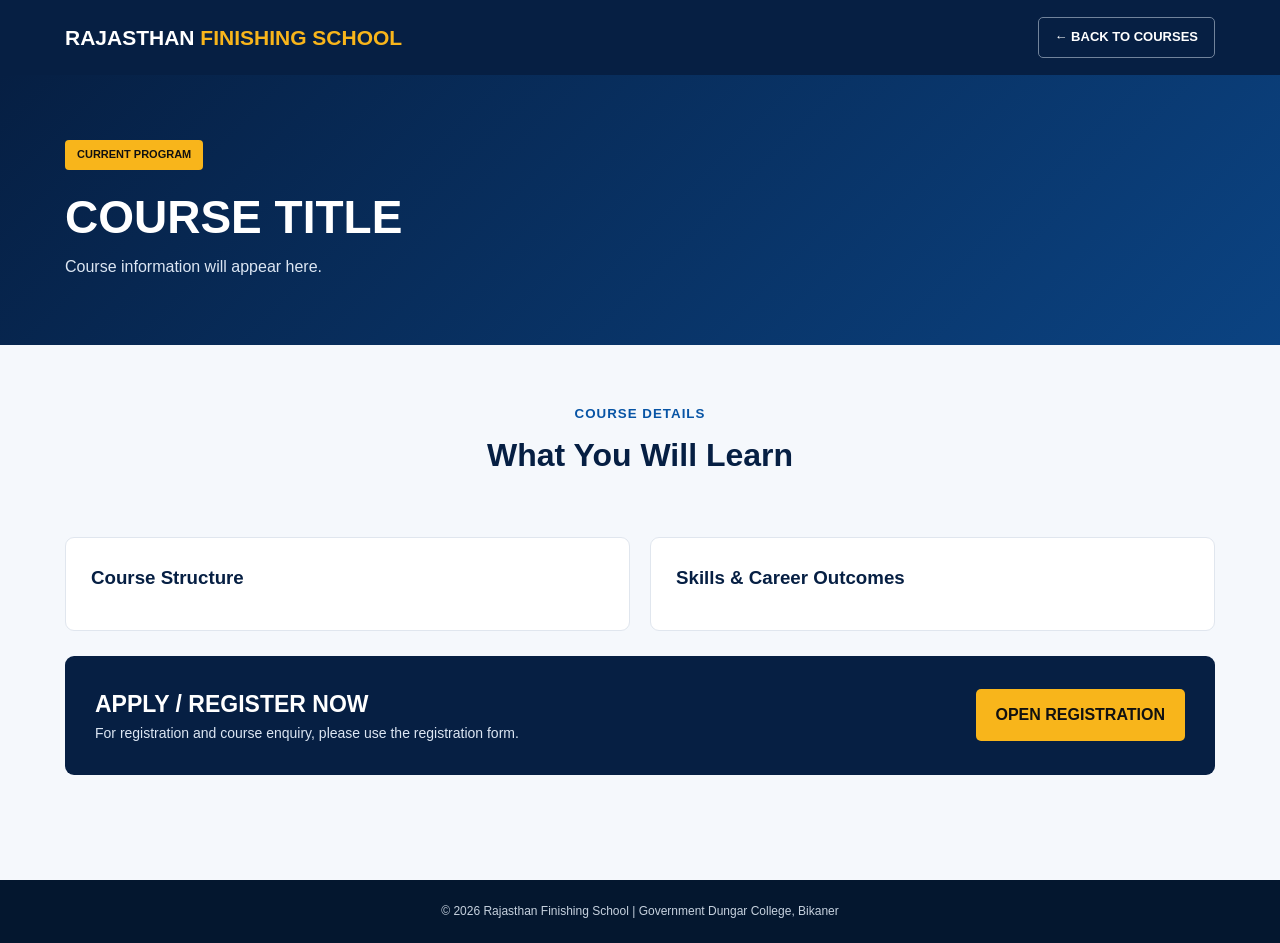
<file: course.html>
<!DOCTYPE html>
<html lang="en">

<head>

<meta charset="UTF-8">

<meta name="viewport"
content="width=device-width, initial-scale=1.0">

<title>Course Details | Rajasthan Finishing School</title>

<style>

*{
box-sizing:border-box;
margin:0;
padding:0;
}

body{
font-family:Arial,Helvetica,sans-serif;
background:#f5f8fc;
color:#17233b;
line-height:1.6;
}

a{
text-decoration:none;
}

.container{
width:min(1150px,92%);
margin:auto;
}


/* HEADER */

header{
background:#061f43;
color:white;
position:sticky;
top:0;
z-index:1000;
}

.nav{
min-height:75px;
display:flex;
align-items:center;
justify-content:space-between;
}

.logo{
font-size:21px;
font-weight:900;
}

.logo span{
color:#f8b51b;
}

.back{
color:white;
border:1px solid #71839b;
padding:9px 16px;
border-radius:5px;
font-size:13px;
font-weight:bold;
}


/* HERO */

.course-hero{
background:linear-gradient(135deg,#061f43,#0b4382);
color:white;
padding:65px 0;
}

.course-hero h1{
font-size:46px;
line-height:1.1;
margin:12px 0;
}

.course-hero h1 span{
color:#f8b51b;
}

.course-hero p{
max-width:800px;
color:#dce6f3;
font-size:16px;
}

.status{
display:inline-block;
background:#f8b51b;
color:#111;
padding:6px 12px;
border-radius:4px;
font-size:11px;
font-weight:bold;
margin-bottom:10px;
}


/* CONTENT */

.content{
padding:55px 0;
}

.heading{
text-align:center;
margin-bottom:30px;
}

.heading small{
color:#0754a5;
font-weight:900;
letter-spacing:1px;
}

.heading h2{
font-size:32px;
color:#061f43;
margin-top:5px;
}


/* LEARNING */

.learning-grid{
display:grid;
grid-template-columns:repeat(2,1fr);
gap:18px;
}

.card{
background:white;
border:1px solid #e0e6ee;
border-radius:9px;
padding:23px;
}

.card-icon{
font-size:30px;
margin-bottom:8px;
}

.card h3{
color:#061f43;
font-size:18px;
margin-bottom:7px;
}

.card p{
font-size:14px;
color:#647084;
}


/* TWO COLUMN */

.two-column{
display:grid;
grid-template-columns:1fr 1fr;
gap:20px;
margin-top:25px;
}

.info{
background:white;
border:1px solid #e0e6ee;
border-radius:9px;
padding:25px;
}

.info h3{
color:#061f43;
margin-bottom:12px;
}

.info ul{
padding-left:20px;
}

.info li{
margin:7px 0;
font-size:14px;
color:#596679;
}


/* APPLY */

.apply{
margin-top:25px;
background:#061f43;
color:white;
border-radius:9px;
padding:30px;
display:flex;
justify-content:space-between;
align-items:center;
gap:20px;
}

.apply h3{
font-size:23px;
}

.apply p{
color:#dce6f3;
font-size:14px;
}

.register{
display:inline-block;
background:#f8b51b;
color:#111;
padding:13px 20px;
border-radius:5px;
font-weight:900;
}


/* FOOTER */

footer{
margin-top:50px;
background:#04172f;
color:#c7d2df;
text-align:center;
padding:22px;
font-size:12px;
}


/* MOBILE */

@media(max-width:750px){

.course-hero h1{
font-size:34px;
}

.learning-grid,
.two-column{
grid-template-columns:1fr;
}

.apply{
flex-direction:column;
align-items:flex-start;
}

}

</style>

</head>


<body>


<header>

<div class="container nav">

<div class="logo">
RAJASTHAN <span>FINISHING SCHOOL</span>
</div>

<a class="back" href="index.html#courses">
← BACK TO COURSES
</a>

</div>

</header>


<main>


<section class="course-hero">

<div class="container">

<div id="status" class="status">
CURRENT PROGRAM
</div>

<h1 id="courseTitle">
COURSE TITLE
</h1>

<p id="courseIntro">
Course information will appear here.
</p>

</div>

</section>


<section class="content">

<div class="container">


<div class="heading">

<small>
COURSE DETAILS
</small>

<h2>
What You Will Learn
</h2>

</div>


<div id="learningGrid"
class="learning-grid">
</div>


<div class="two-column">


<div class="info">

<h3>
Course Structure
</h3>

<ul id="structureList">
</ul>

</div>


<div class="info">

<h3>
Skills & Career Outcomes
</h3>

<ul id="careerList">
</ul>

</div>


</div>


<div class="apply">

<div>

<h3>
APPLY / REGISTER NOW
</h3>

<p>
For registration and course enquiry,
please use the registration form.
</p>

</div>

<a class="register"
href="YOUR-GOOGLE-FORM-LINK"
target="_blank">

OPEN REGISTRATION

</a>

</div>


</div>

</section>


</main>


<footer> 
© 2026 Rajasthan Finishing School |
Government Dungar College, Bikaner

</footer>


<script>


const courses = {


"business-analyst":{

title:"AI BUSINESS ANALYST",

intro:
"Industry-oriented training focused on Business Analysis, Artificial Intelligence, Data Analytics, Business Intelligence and practical business decision-making.",

status:"CURRENT BATCH RUNNING",

learning:[

["📊",
"Business Analyst Fundamentals",
"Learn business analysis, analytical thinking, problem solving, process understanding and stakeholder-focused requirements."],

["🤖",
"Artificial Intelligence Fundamentals",
"Understand AI concepts, practical AI tools and business applications of Artificial Intelligence."],

["📊",
"Advanced Excel",
"Learn formulas, functions, data cleaning, pivot tables and professional spreadsheet-based analysis."],

["🗄️",
"SQL & Database Concepts",
"Learn SQL queries, filtering, sorting, joins, aggregation and business data analysis."],

["📈",
"Power BI & Data Visualization",
"Create dashboards, reports, data models and meaningful business visualizations."],

["📝",
"Business Requirements",
"Understand, document and communicate business requirements professionally."],

["📋",
"Dashboard & Reporting",
"Develop professional dashboards and management reports using practical datasets."],

["🔍",
"Business Case Studies",
"Work on practical business cases and real-world analytical problems."],

["💻",
"Hands-on Project",
"Apply concepts through project-based tasks and industry-oriented deliverables."],

["🎯",
"Career-Oriented Learning",
"Build practical skills relevant to Business Analyst and Data Analyst roles."]

],

structure:[

"Business Analysis & Analytical Thinking",

"AI Fundamentals & AI Productivity Tools",

"Advanced Excel & Data Analysis",

"SQL & Database Concepts",

"Power BI & Data Visualization",

"Business Requirements & Documentation",

"Dashboard & Management Reporting",

"Business Case Studies",

"Practical Projects",

"Career Preparation"

],

career:[

"Business Analyst fundamentals",

"Data analysis and reporting skills",

"SQL, Excel and Power BI skills",

"AI-assisted productivity",

"Dashboard and presentation skills",

"Practical project experience",

"Analytical thinking",

"Professional communication"

]

},


"application-developer":{

title:"APPLICATION DEVELOPER",

intro:
"Practical training in modern Web and Mobile Application Development with programming fundamentals, responsive design and project-based learning.",

status:"UPCOMING PROGRAM",

learning:[

["💻",
"Programming Fundamentals",
"Learn programming concepts, logic building, variables, functions and problem solving."],

["🌐",
"HTML & CSS",
"Build modern, responsive and professional websites."],

["⚙️",
"JavaScript",
"Learn JavaScript fundamentals and interactive web development."],

["📱",
"Mobile Application Concepts",
"Understand modern mobile application development concepts."],

["🎨",
"Responsive Design",
"Create websites that work effectively on mobile, tablet and desktop."],

["🗄️",
"Database Concepts",
"Understand basic databases and application data management."],

["🔧",
"Git & GitHub",
"Learn version control and practical project management using GitHub."],

["💻",
"Project Development",
"Build practical web/application projects."],

["🎯",
"Career Preparation",
"Develop practical skills for entry-level development opportunities."]

],

structure:[

"Programming Fundamentals",

"HTML & CSS",

"JavaScript",

"Responsive Web Design",

"Application Development",

"Database Fundamentals",

"Git & GitHub",

"Project Development",

"Testing & Debugging",

"Career Preparation"

],

career:[

"Web development fundamentals",

"Responsive website development",

"Programming logic",

"JavaScript skills",

"Application development",

"GitHub project management",

"Project experience",

"Professional development skills"

]

},


"digital-marketing":{

title:"DIGITAL MARKETING WITH AI", 
intro:
"Learn modern Digital Marketing, Artificial Intelligence tools, social media marketing, content creation, analytics and online business strategies.",

status:"UPCOMING PROGRAM",

learning:[

["📱",
"Social Media Marketing",
"Learn strategies for effective social media marketing and audience engagement."],

["🤖",
"AI Marketing Tools",
"Use modern AI tools for content, research, planning and marketing productivity."],

["✍️",
"AI Content Creation",
"Create professional marketing content using modern AI-assisted techniques."],

["📈",
"Digital Analytics",
"Understand website, social media and campaign performance metrics."],

["🔎",
"SEO Fundamentals",
"Learn basic search engine optimization and online visibility strategies."],

["📢",
"Online Advertising",
"Understand digital advertising concepts and campaign planning."],

["🎨",
"Creative Marketing",
"Develop creative ideas for digital campaigns, posts and promotional material."],

["💼",
"Online Business Skills",
"Understand digital business models and online customer engagement."],

["🎯",
"Practical Projects",
"Work on practical digital marketing tasks and campaign-based projects."]

],

structure:[

"Digital Marketing Fundamentals",

"Social Media Marketing",

"AI Marketing Tools",

"AI Content Creation",

"SEO Fundamentals",

"Digital Analytics",

"Online Advertising",

"Campaign Planning",

"Practical Projects",

"Career Preparation"

],

career:[

"Digital marketing fundamentals",

"Social media marketing",

"AI-assisted content creation",

"SEO knowledge",

"Digital analytics",

"Campaign planning",

"Content strategy",

"Online business skills"

]

}

};


const params =
new URLSearchParams(window.location.search);

const course =
params.get("course") || "business-analyst";

const data =
courses[course] || courses["business-analyst"];


document.getElementById("courseTitle")
.innerText=data.title;


document.getElementById("courseIntro")
.innerText=data.intro;


document.getElementById("status")
.innerText=data.status;


/* LEARNING */

const learningGrid =
document.getElementById("learningGrid");

data.learning.forEach(function(item){

const card=document.createElement("article");

card.className="card";

card.innerHTML=

<div class="card-icon">
${item[0]}
</div>

<h3>
${item[1]}
</h3>

<p>
${item[2]}
</p>

;

learningGrid.appendChild(card);

});


/* STRUCTURE */

const structure =
document.getElementById("structureList");

data.structure.forEach(function(item){

const li=document.createElement("li");

li.innerText=item;

structure.appendChild(li);

});


/* CAREER */

const career =
document.getElementById("careerList");

data.career.forEach(function(item){

const li=document.createElement("li");

li.innerText=item;

career.appendChild(li);

});


</script>

</body>

</html>
</file>
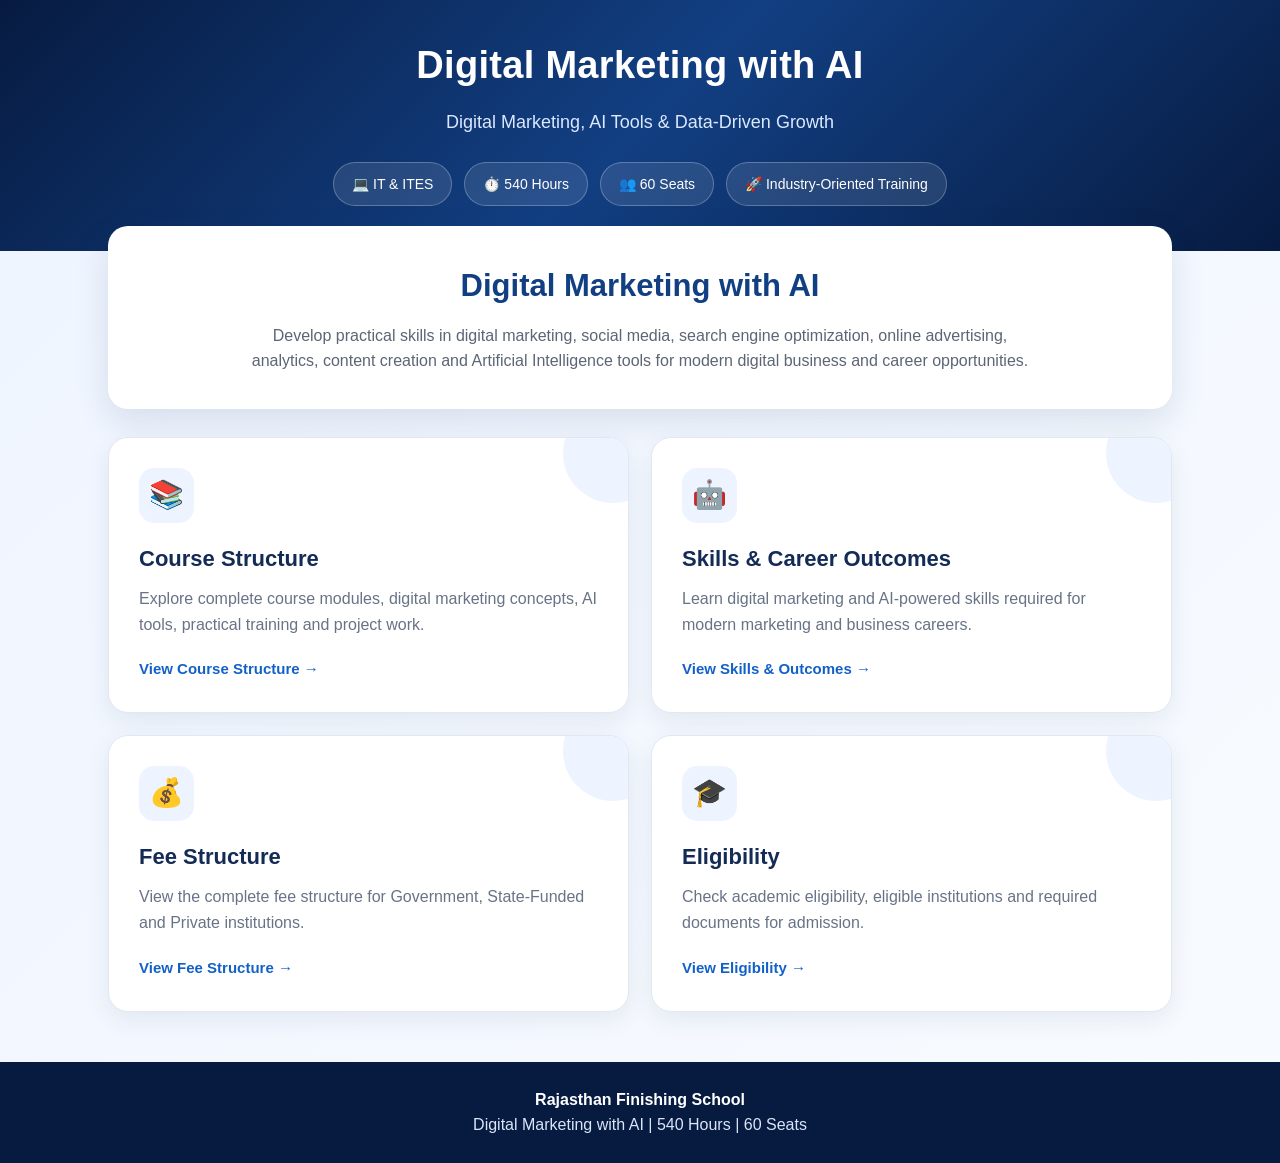
<file: digital marketing.html>
<!DOCTYPE html>
<html lang="en">
<head>
<meta charset="UTF-8">
<meta name="viewport" content="width=device-width, initial-scale=1.0">

<title>Digital Marketing with AI | Rajasthan Finishing School</title>

<style>
*{
    margin:0;
    padding:0;
    box-sizing:border-box;
}

body{
    font-family:Arial, Helvetica, sans-serif;
    background:linear-gradient(135deg,#eef4ff,#f8fbff);
    color:#172033;
    line-height:1.6;
}

/* TOP HEADER */
.header{
    background:linear-gradient(135deg,#071b41,#123f82,#071b41);
    color:white;
    padding:35px 20px 45px;
    text-align:center;
}

.header h1{
    font-size:38px;
    margin-bottom:12px;
    letter-spacing:.3px;
}

.header p{
    font-size:18px;
    color:#dbe8ff;
    max-width:850px;
    margin:auto;
}

.badges{
    display:flex;
    justify-content:center;
    flex-wrap:wrap;
    gap:12px;
    margin-top:25px;
}

.badge{
    padding:10px 18px;
    border:1px solid rgba(255,255,255,.25);
    background:rgba(255,255,255,.10);
    border-radius:30px;
    color:#fff;
    font-size:14px;
}

/* MAIN */
.container{
    max-width:1100px;
    margin:-25px auto 50px;
    padding:0 18px;
}

.course-intro{
    background:white;
    border-radius:20px;
    padding:35px;
    box-shadow:0 12px 35px rgba(18,48,90,.12);
    text-align:center;
    margin-bottom:28px;
}

.course-intro h2{
    color:#123f82;
    font-size:31px;
    margin-bottom:12px;
}

.course-intro p{
    max-width:800px;
    margin:auto;
    color:#5c6575;
    font-size:16px;
}

/* FOUR CARDS */
.cards{
    display:grid;
    grid-template-columns:repeat(2,1fr);
    gap:22px;
}

.card{
    background:white;
    border:1px solid #e2e8f2;
    border-radius:20px;
    padding:30px;
    min-height:265px;
    box-shadow:0 8px 25px rgba(22,46,82,.08);
    transition:.3s ease;
    position:relative;
    overflow:hidden;
}

.card::after{
    content:"";
    position:absolute;
    width:100px;
    height:100px;
    background:#edf4ff;
    border-radius:50%;
    right:-35px;
    top:-35px;
    z-index:0;
}

.card:hover{
    transform:translateY(-6px);
    box-shadow:0 18px 40px rgba(18,63,130,.16);
}

.icon{
    width:55px;
    height:55px;
    border-radius:15px;
    display:flex;
    align-items:center;
    justify-content:center;
    font-size:28px;
    background:#edf4ff;
    margin-bottom:18px;
    position:relative;
    z-index:1;
}

.card h3{
    font-size:22px;
    margin-bottom:10px;
    color:#132b55;
    position:relative;
    z-index:1;
}

.card p{
    color:#687386;
    margin-bottom:18px;
    position:relative;
    z-index:1;
}

.view-btn{
    border:none;
    background:none;
    color:#1261c9;
    font-weight:bold;
    font-size:15px;
    cursor:pointer;
    padding:5px 0;
    position:relative;
    z-index:1;
}

.view-btn:hover{
    color:#073d88;
}

/* MODAL */
.modal{
    display:none;
    position:fixed;
    inset:0;
    background:rgba(4,17,40,.72);
    z-index:9999;
    padding:20px;
    overflow-y:auto;
}

.modal-content{
    background:white;
    width:100%;
    max-width:850px;
    margin:40px auto;
    border-radius:22px;
    overflow:hidden;
    box-shadow:0 25px 70px rgba(0,0,0,.3);
    animation:popup .25s ease;
}

@keyframes popup{
    from{
        opacity:0;
        transform:translateY(20px) scale(.98);
    }
    to{
        opacity:1;
        transform:translateY(0) scale(1);
    }
}

.modal-header{
    background:linear-gradient(135deg,#092657,#145db8);
    color:white;
    padding:25px 30px;
    display:flex;
    align-items:center;
    justify-content:space-between;
}

.modal-header h2{
    font-size:26px;
}

.close{
    font-size:30px;
    cursor:pointer;
    width:42px;
    height:42px;
    border-radius:50%;
    background:rgba(255,255,255,.15);
    display:flex;
    align-items:center;
    justify-content:center;
}

.close:hover{
    background:rgba(255,255,255,.25);
}

.modal-body{
    padding:30px;
}

.modal-body h3{
    color:#123f82;
    margin:20px 0 12px;
    font-size:21px;
}

.modal-body h3:first-child{
    margin-top:0;
}

.modal-body p{
    color:#5f6979;
    } 
    .module-grid{
    display:grid;
    grid-template-columns:repeat(2,1fr);
    gap:12px;
    margin-top:15px;
}

.module{
    background:#f4f8ff;
    border:1px solid #dfe9f8;
    padding:15px;
    border-radius:12px;
    font-weight:600;
    color:#243b63;
}

.module span{
    margin-right:8px;
}

.outcome-list,
.eligibility-list{
    list-style:none;
    margin-top:12px;
}

.outcome-list li,
.eligibility-list li{
    background:#f6f9fd;
    padding:12px 15px;
    margin-bottom:9px;
    border-radius:10px;
    border-left:4px solid #1767c8;
}

.outcome-list li::before{
    content:"✓";
    color:#11844b;
    font-weight:bold;
    margin-right:10px;
}

/* FEES TABLE */
.table-wrapper{
    overflow-x:auto;
    margin-top:18px;
}

.fee-table{
    width:100%;
    border-collapse:collapse;
    min-width:650px;
}

.fee-table th{
    background:#123f82;
    color:white;
    padding:14px;
    text-align:left;
}

.fee-table td{
    padding:14px;
    border-bottom:1px solid #e2e7ef;
    background:#fff;
}

.fee-table tr:nth-child(even) td{
    background:#f7faff;
}

.amount{
    font-weight:bold;
    color:#c53131;
    white-space:nowrap;
}

.note{
    margin-top:18px;
    padding:15px;
    background:#fff8e8;
    border-left:4px solid #e3a500;
    border-radius:8px;
    color:#66511d;
}

/* ELIGIBILITY BOX */
.info-box{
    background:#f5f9ff;
    border:1px solid #dce8f8;
    border-radius:14px;
    padding:18px;
    margin-top:15px;
}

.documents{
    display:grid;
    grid-template-columns:repeat(2,1fr);
    gap:10px;
    margin-top:15px;
}

.document{
    padding:13px;
    background:white;
    border:1px solid #e2e8f0;
    border-radius:10px;
}

/* FOOTER */
.footer{
    background:#071b41;
    color:#d9e5f8;
    text-align:center;
    padding:25px 15px;
}

.footer strong{
    color:white;
}

/* MOBILE */
@media(max-width:700px){

    .header h1{
        font-size:27px;
    }

    .header p{
        font-size:15px;
    }

    .cards{
        grid-template-columns:1fr;
    }

    .course-intro{
        padding:25px 18px;
    }

    .course-intro h2{
        font-size:25px;
    }

    .card{
        min-height:auto;
    }

    .module-grid{
        grid-template-columns:1fr;
    }

    .documents{
        grid-template-columns:1fr;
    }

    .modal{
        padding:10px;
    }

    .modal-content{
        margin:20px auto;
    }

    .modal-header{
        padding:20px;
    }

    .modal-header h2{
        font-size:20px;
    }

    .modal-body{
        padding:20px;
    }
}
</style>
</head>

<body>

<!-- HEADER -->
<section class="header">

    <h1>Digital Marketing with AI</h1>

    <p>
        Digital Marketing, AI Tools & Data-Driven Growth
    </p>

    <div class="badges">
        <div class="badge">💻 IT & ITES</div>
        <div class="badge">⏱️ 540 Hours</div>
        <div class="badge">👥 60 Seats</div>
        <div class="badge">🚀 Industry-Oriented Training</div>
    </div>

</section>


<main class="container">

    <!-- COURSE INTRO -->
    <section class="course-intro">

        <h2>Digital Marketing with AI</h2>

        <p>
            Develop practical skills in digital marketing, social media,
            search engine optimization, online advertising, analytics,
            content creation and Artificial Intelligence tools for modern
            digital business and career opportunities.
        </p>

    </section>


    <!-- FOUR MAIN BOXES -->
    <section class="cards">

        <!-- COURSE STRUCTURE -->
        <div class="card">

            <div class="icon">📚</div>

            <h3>Course Structure</h3>

            <p>
                Explore complete course modules, digital marketing concepts,
                AI tools, practical training and project work.
            </p>

            <button class="view-btn" onclick="openModal('structureModal')">
                View Course Structure →
            </button>

        </div>


        <!-- SKILLS -->
        <div class="card">

            <div class="icon">🤖</div>

            <h3>Skills & Career Outcomes</h3> 
            <p>
                Learn digital marketing and AI-powered skills required for
                modern marketing and business careers.
            </p>

            <button class="view-btn" onclick="openModal('skillsModal')">
                View Skills & Outcomes →
            </button>

        </div>


        <!-- FEES -->
        <div class="card">

            <div class="icon">💰</div>

            <h3>Fee Structure</h3>

            <p>
                View the complete fee structure for Government,
                State-Funded and Private institutions.
            </p>

            <button class="view-btn" onclick="openModal('feesModal')">
                View Fee Structure →
            </button>

        </div>


        <!-- ELIGIBILITY -->
        <div class="card">

            <div class="icon">🎓</div>

            <h3>Eligibility</h3>

            <p>
                Check academic eligibility, eligible institutions and
                required documents for admission.
            </p>

            <button class="view-btn" onclick="openModal('eligibilityModal')">
                View Eligibility →
            </button>

        </div>

    </section>

</main>


<!-- ================= COURSE STRUCTURE MODAL ================= -->

<div class="modal" id="structureModal">

    <div class="modal-content">

        <div class="modal-header">

            <h2>📚 Course Structure</h2>

            <div class="close" onclick="closeModal('structureModal')">
                ×
            </div>

        </div>

        <div class="modal-body">

            <h3>What You Will Learn</h3>

            <p>
                The Digital Marketing with AI course provides practical,
                industry-oriented training covering digital marketing,
                analytics, AI tools and real-world project work.
            </p>

            <div class="module-grid">

                <div class="module">
                    📊 Business & Digital Marketing Fundamentals
                </div>

                <div class="module">
                    🤖 Artificial Intelligence for Marketing
                </div>

                <div class="module">
                    🔎 Search Engine Optimization (SEO)
                </div>

                <div class="module">
                    📱 Social Media Marketing
                </div>

                <div class="module">
                    📢 Online Advertising & Campaign Management
                </div>

                <div class="module">
                    ✍️ Content Creation & Content Strategy
                </div>

                <div class="module">
                    📈 Google Analytics & Marketing Analytics
                </div>

                <div class="module">
                    🎨 Creative Design & Visual Content
                </div>

                <div class="module">
                    🧠 AI Tools for Content & Marketing
                </div>

                <div class="module">
                    📧 Email & Digital Communication
                </div>

                <div class="module">
                    🛒 E-Commerce & Online Business
                </div>

                <div class="module">
                    💼 Practical Projects & Case Studies
                </div>

            </div>

            <h3>Practical Training</h3>

            <p>
                Students will work on practical assignments, marketing
                campaigns, content creation, analytics dashboards,
                case studies and project-based activities.
            </p>

        </div>

    </div>

</div>


<!-- ================= SKILLS MODAL ================= -->

<div class="modal" id="skillsModal">

    <div class="modal-content">

        <div class="modal-header">

            <h2>🤖 Skills & Career Outcomes</h2>

            <div class="close" onclick="closeModal('skillsModal')">
                ×
            </div>

        </div>

        <div class="modal-body">

            <h3>Key Skills</h3> 
            <ul class="outcome-list">

                <li>Digital Marketing Strategy</li>

                <li>Search Engine Optimization (SEO)</li>

                <li>Social Media Marketing</li>

                <li>AI-Based Content Creation</li>

                <li>Digital Advertising & Campaign Planning</li>

                <li>Marketing Analytics & Reporting</li>

                <li>Content Strategy & Brand Promotion</li>

                <li>Data-Driven Marketing</li>

                <li>AI Tools for Modern Marketing</li>

                <li>Practical Project Management</li>

            </ul>


            <h3>Career Opportunities</h3>

            <ul class="outcome-list">

                <li>Digital Marketing Executive</li>

                <li>SEO Executive</li>

                <li>Social Media Executive</li>

                <li>Content Marketing Executive</li>

                <li>Digital Advertising Executive</li>

                <li>Marketing Analyst</li>

                <li>AI Marketing Assistant</li>

                <li>Freelance Digital Marketing Professional</li>

            </ul>

        </div>

    </div>

</div>


<!-- ================= FEES MODAL ================= -->

<div class="modal" id="feesModal">

    <div class="modal-content">

        <div class="modal-header">

            <h2>💰 Fee Structure</h2>

            <div class="close" onclick="closeModal('feesModal')">
                ×
            </div>

        </div>

        <div class="modal-body">

            <h3>Digital Marketing with AI – Fee Details</h3>

            <p>
                The applicable course fee varies according to the
                institution category and student category.
            </p>

            <div class="table-wrapper">

                <table class="fee-table">

                    <thead>

                        <tr>
                            <th>Institution Category</th>
                            <th>Student Category</th>
                            <th>Course Fee</th>
                        </tr>

                    </thead>

                    <tbody>

                        <tr>
                            <td>Government / State-Funded University</td>
                            <td>General Category</td>
                            <td class="amount">₹3,791</td>
                        </tr>

                        <tr>
                            <td>Government / State-Funded University</td>
                            <td>SC / ST / OBC / MBC / EWS / Women</td>
                            <td class="amount">₹1,896</td>
                        </tr>

                        <tr>
                            <td>Private College</td>
                            <td>General Category</td>
                            <td class="amount">₹9,477</td>
                        </tr>

                        <tr>
                            <td>Private College</td>
                            <td>SC / ST / OBC / MBC / EWS / Women</td>
                            <td class="amount">₹4,739</td>
                        </tr>

                    </tbody>

                </table>

            </div>

            <div class="note">
                <strong>Note:</strong>
                The above fee structure is based on the course information
                provided for the Rajasthan Finishing School programme.
                Students should verify the final applicable fee at the
                time of admission.
            </div>

        </div>

    </div>

</div>


<!-- ================= ELIGIBILITY MODAL ================= -->

<div class="modal" id="eligibilityModal">

    <div class="modal-content">

        <div class="modal-header">

            <h2>🎓 Eligibility</h2>

            <div class="close" onclick="closeModal('eligibilityModal')">
                ×
            </div>

        </div>

        <div class="modal-body">

            <h3>Who Can Apply?</h3>

            <ul class="eligibility-list"> 
                <li>
                    Students of Government and Private Colleges can apply.
                </li>

                <li>
                    Students studying in State-Funded Universities can apply.
                </li>

                <li>
                    Graduates / Pass-out students are eligible.
                </li>

                <li>
                    UG / PG Final Year students can apply.
                </li>

                <li>
                    Students studying in Semester-IV or above can apply,
                    as applicable to the programme.
                </li>

                <li>
                    Recommended age group: 18 to 35 years.
                </li>

            </ul>


            <h3>Required Documents</h3>

            <div class="documents">

                <div class="document">
                    📄 10th Marksheet
                </div>

                <div class="document">
                    📄 12th Marksheet
                </div>

                <div class="document">
                    🪪 Aadhaar Card
                </div>

                <div class="document">
                    📑 SC / ST / OBC / MBC / EWS Certificate
                </div>

                <div class="document">
                    🎓 College ID
                </div>

            </div>


            <div class="info-box">

                <strong>Important:</strong>

                <p>
                    Eligibility and required documents may be subject to
                    the applicable programme guidelines at the time of
                    admission.
                </p>

            </div>

        </div>

    </div>

</div>


<!-- FOOTER -->

<footer class="footer">

    <strong>Rajasthan Finishing School</strong><br>

    Digital Marketing with AI | 540 Hours | 60 Seats

</footer>


<script>

/* OPEN MODAL */

function openModal(id){

    document.getElementById(id).style.display = "block";

    document.body.style.overflow = "hidden";
}


/* CLOSE MODAL */

function closeModal(id){

    document.getElementById(id).style.display = "none";

    document.body.style.overflow = "auto";
}


/* CLOSE WHEN CLICKING OUTSIDE */

window.onclick = function(event){

    if(event.target.classList.contains("modal")){

        event.target.style.display = "none";

        document.body.style.overflow = "auto";
    }

}


/* CLOSE WITH ESC KEY */

document.addEventListener("keydown", function(event){

    if(event.key === "Escape"){

        document.querySelectorAll(".modal").forEach(function(modal){

            modal.style.display = "none";

        });

        document.body.style.overflow = "auto";
    }

});

</script>

</body>
</html>
</file>
